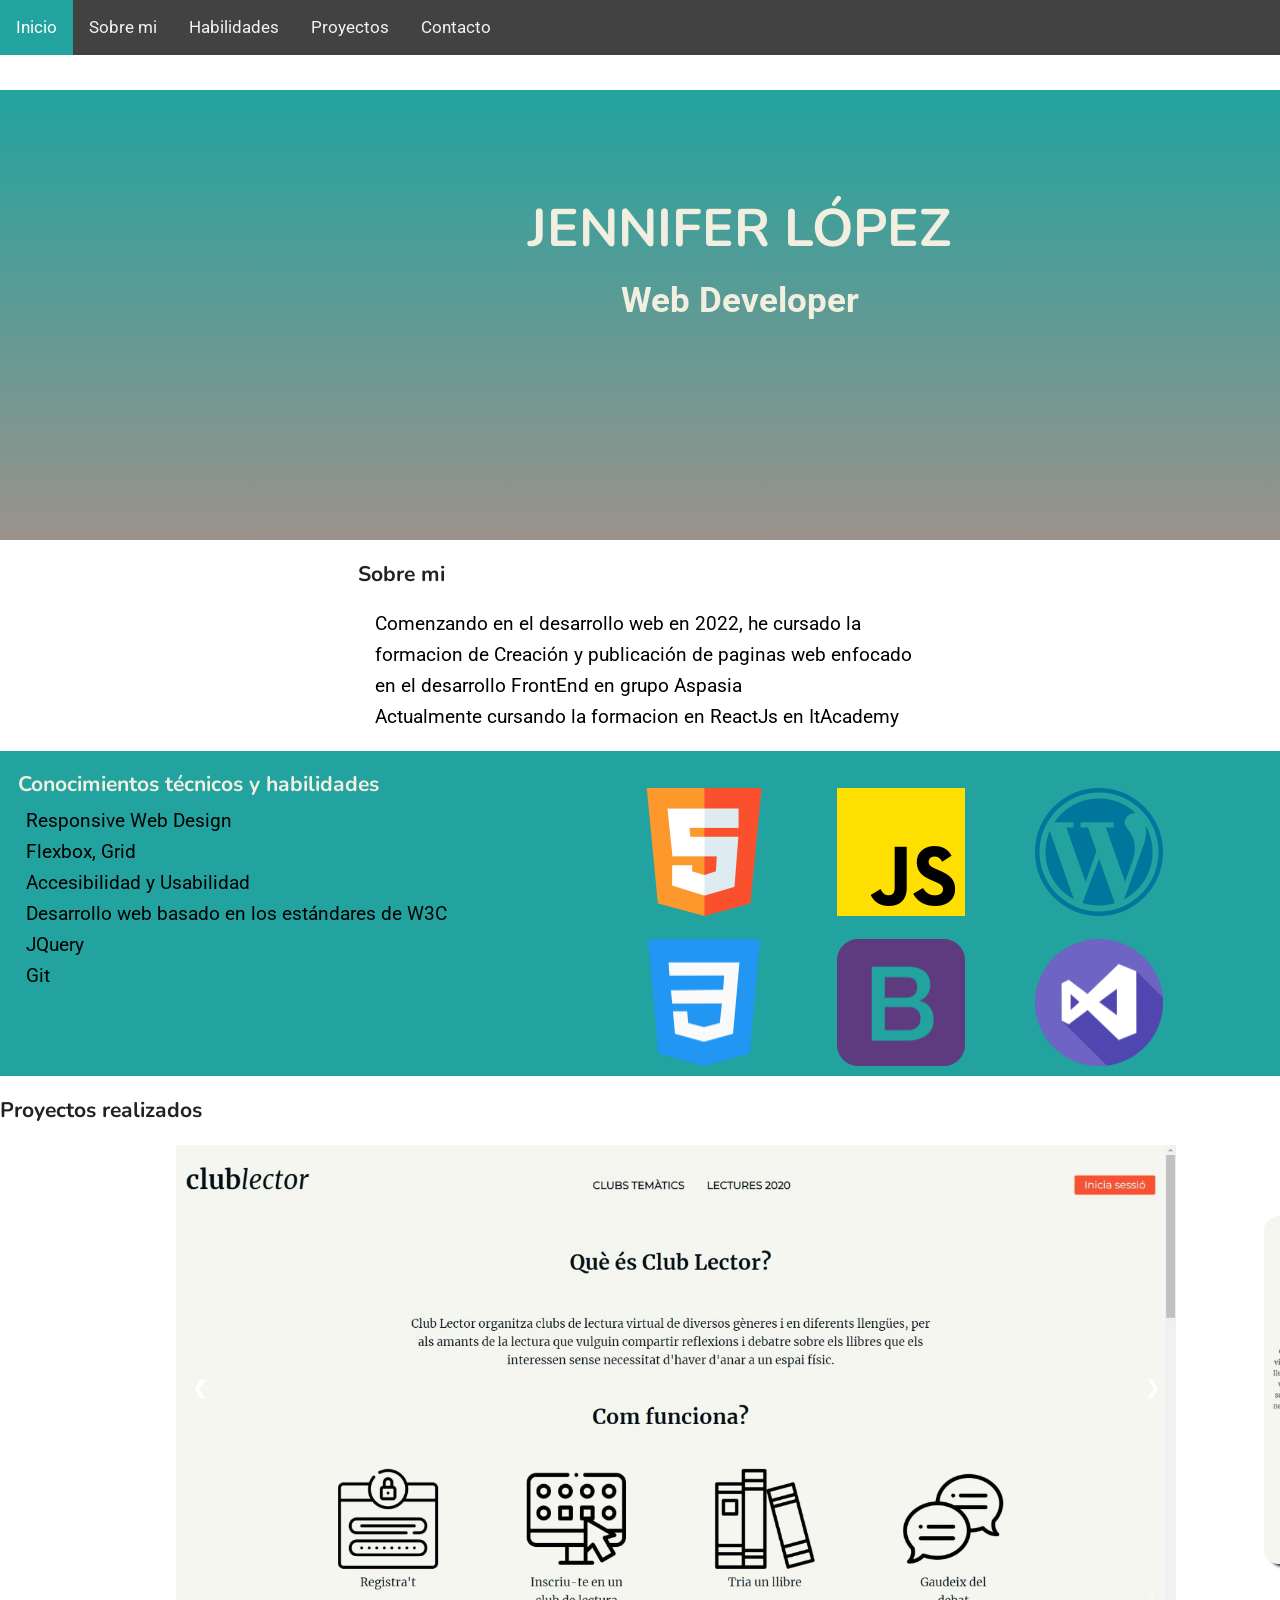
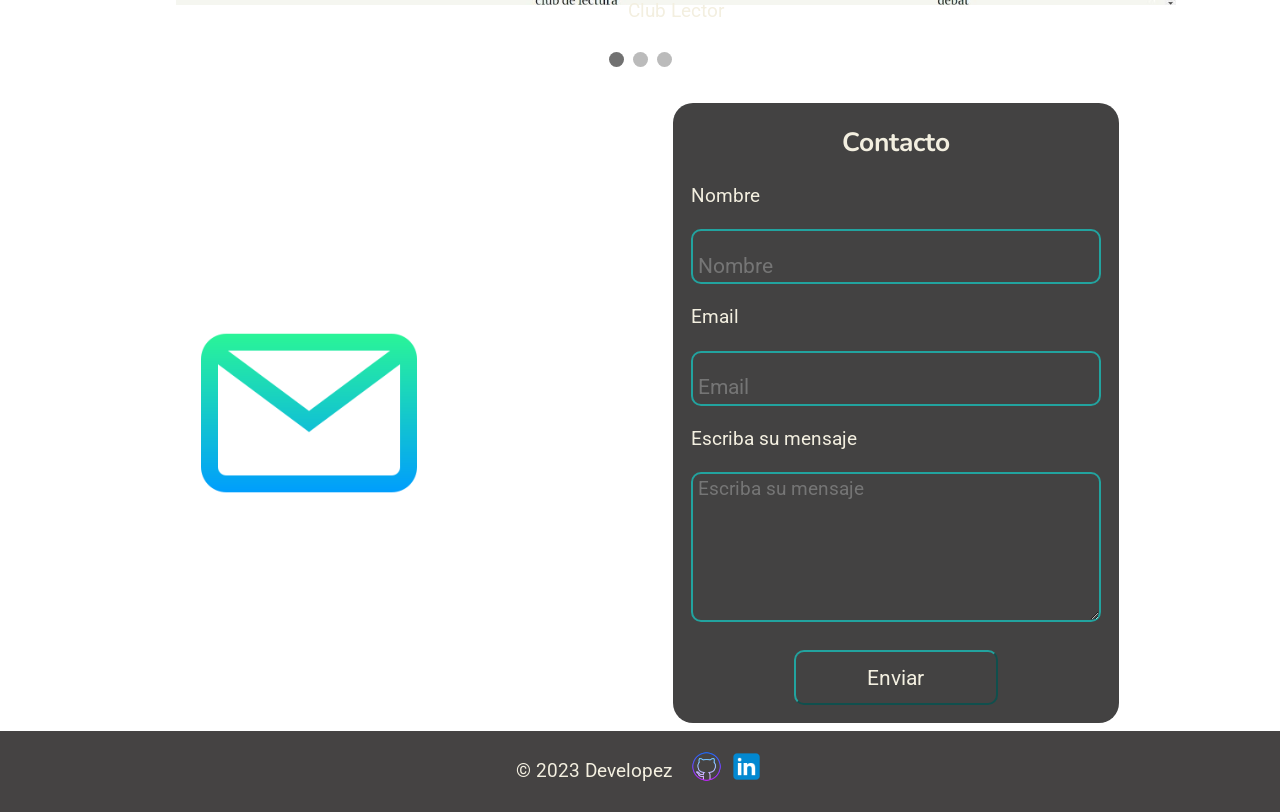
<file: index.html>
<!DOCTYPE html>
<html lang="es">
  <head>
    <meta charset="UTF-8" >
    <meta http-equiv="X-UA-Compatible" content="IE=edge" >
    <meta name="viewport" content="width=device-width, initial-scale=1.0" >
    <meta name="author" content="Jennifer López Montero">
    <meta name="description" content="Un poco sobre mi trayectoria profesional, habilidades y proyectos realizados">
    <link rel="stylesheet" href="assets/css/estilos.css" >
    <link rel="stylesheet" href="https://cdnjs.cloudflare.com/ajax/libs/font-awesome/4.7.0/css/font-awesome.min.css">
    <title>Jennifer López | Desarrolladora Web</title>
  </head>
<body>
  <header>
    <div class="topnav" id="myTopnav">
      <a href="#inicio" class="active">Inicio</a>
      <a href="#sobreMi">Sobre mi</a>
      <a href="#habilidades">Habilidades</a>
      <a href="#proyectos">Proyectos</a>
      <a href="#contacto">Contacto</a>
      <a href="javascript:void(0);" class="icon" onclick="myFunction()">
        <i class="fa fa-bars"></i>
      </a>
    </div>
  </header>
  <main>
    <div class="container">
      <h1>Jennifer López<span>Web Developer</span> </h1>
      <!-- Sección hero -->
      <section class="hero">
        <figure></figure>
      </section>
      <!-- Seccion sobre mi -->
      <section id="sobreMi">
        <h2>Sobre mi</h2>
        <article>
          <p>Comenzando en el desarrollo web en 2022, he cursado la formacion de Creación y publicación de paginas web enfocado en el desarrollo FrontEnd en grupo Aspasia</p>
          <p>Actualmente cursando la formacion en ReactJs en ItAcademy</p>
        </article>
      </section>
      <!-- Seccion de habilidades -->
      <section id="habilidades">
        <h2>Conocimientos técnicos y habilidades</h2>
        <div class="logos">
          <img class=" item item-1" src="assets/images/html5.png" alt="Logo de html5 que consta de un pentágono naranja con un número cinco de color blanco">
          <img class="item item-2" src="assets/images/css3.png" alt="Logo de css3 que consta de un pentágono celeste con un número tres de color blanco">
          <img class="item item-3" src="assets/images/js.png" alt="Logo de javascript que consta de un cuadrado amarillo con la letra j y la letra s en color negro">
          <img class="item item-4" src="assets/images/bootstrap.png" alt="Logo de bootstrap que consta de un cuadrado morado con los bordes redondeados con una letra b en">
          <img class="item item-5" src="assets/images/wordpress.png" alt="Logo de wordpress que consta de una 'w' mayúscula dentro de un circulo azul">
          <img class="item item-6" src="assets/images/visual-studio.png" alt="Logo de visual studio code que consta de un lazo azul tumbado horizontalmente con un fondo blanco">
        </div>
        <ul>
          <li>Responsive Web Design</li>
          <li>Flexbox, Grid</li>
          <li>Accesibilidad y Usabilidad</li>
          <li>Desarrollo web basado en los estándares de W3C</li>
          <li>JQuery</li>
          <li>Git</li>
        </ul>
      </section>
      <section id="proyectos">
        <h2>Proyectos realizados</h2>
        <div class="slideshow-container">
          
          <!-- Full-width images with number and caption text -->
          <div class="mySlides fade">
            <div class="numbertext"></div>
            <img class="img-carrusel" src="assets/images/screenshots/club-lector.jpg" style="width:100%">
            <img class="movil ntc-even" src="assets/images/screenshots/clublector-movil.jpg" alt="Captura de pantalla de la versión móvil de la pagina web">
            <div class="text"><a href="club lector/index.html">Club Lector</a></div>
          </div>
        
          <div class="mySlides fade">
            <div class="numbertext"></div>
            <img src="assets/images/screenshots/escoladefotografia.jpg" style="width:100%">
            <img class="movil" src="assets/images/screenshots/escoladefotografia-movil.jpg" alt="Captura de pantalla de la versión móvil de la pagina web">
            <div class="text"><a href="escola-de-fotografia/index.html">Escola de fotografia</a></div>
          </div>
        
          <div class="mySlides fade">
            <div class="numbertext"></div>
            <img src="assets/images/screenshots/anima-animalis.jpg" style="width:100%">
            <img class="movil ntc-even" src="assets/images/screenshots/animaanimalis-movil.jpg" alt="Captura de pantalla de la versión móvil de la pagina web">
            <div class="text"><a href="https://animaanimalis.es">Ànima animalis</a></div>
          </div>
        
          <!-- Next and previous buttons -->
          <a class="prev" onclick="plusSlides(-1)">&#10094;</a>
          <a class="next" onclick="plusSlides(1)">&#10095;</a>
        </div>
        <br>
        
        <!-- The dots/circles -->
        <div style="text-align:center">
          <span class="dot" onclick="currentSlide(1)"></span>
          <span class="dot" onclick="currentSlide(2)"></span>
          <span class="dot" onclick="currentSlide(3)"></span>
        </div>
        </div>
        
      </section>
      <section id="contacto">
        <figure><img src="assets/images/correo.png" alt="sobre de los bordes de color azul"></figure>
        <div>
      
          <form action="send.php" method="post" id="contact-form" autocomplete="off">
            <h2>Contacto</h2>
            <div>
              <label for="nombre">Nombre</label>
              <input type="text" id="nombre" name="nombre" placeholder="Nombre" autocapitalize="words" >
            </div>
            <div>
              <label for="email">Email</label>
              <input type="email" id="email" name="email" placeholder="Email" >
            </div>
            <div>
              <label for="mensaje">Escriba su mensaje</label>
              <textarea name="mensaje" id="mensaje" placeholder="Escriba su mensaje" autocapitalize="words"></textarea>
            </div>
            <div><button class="submit" type="submit">Enviar</button></div>
          </form>
        </div>
      </section>
        </main>
        <footer>
          
            <p>&copy 2023 Developez</p>
            <div >
              <a href="https://www.github.com/jenDevelopez"><img src="assets/images/hithub.png" alt="enlace a perfil de Github"></a>
              <a href="https://www.linkedin.com/in/jennifer-lopez-montero"><img src="assets/images/linkedin.png" alt="enlace a perfil de Linkedin"></a>
            </div>
        
        </footer>

    </div>
  <script src="assets/js/jquery-3.6.1.min.js"></script>
  <script src="assets/js/jquery.validate.min.js"></script>
  <script src="assets/js/additional-methods.js"></script>
  <script src="assets/js/messages_es.js"></script>
  <script src="assets/js/main.js"></script>
</body>
</html>
</file>
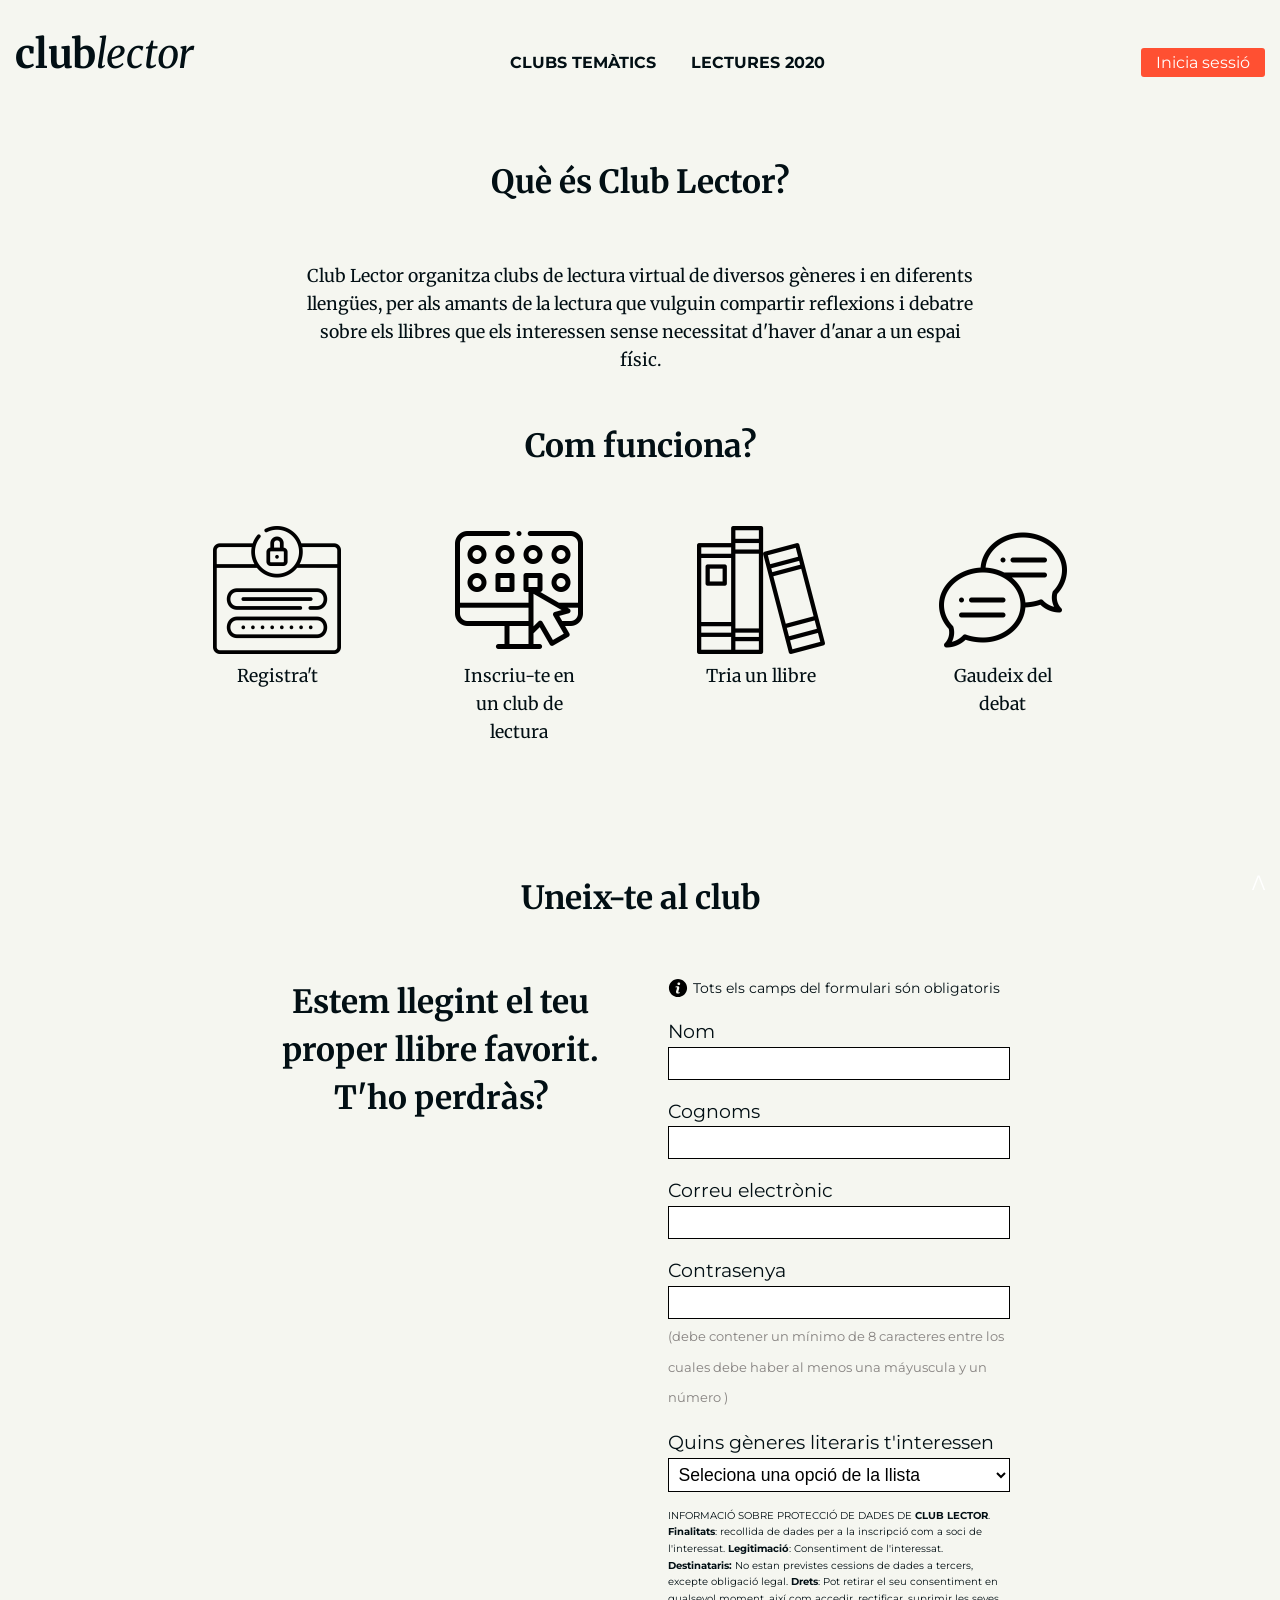
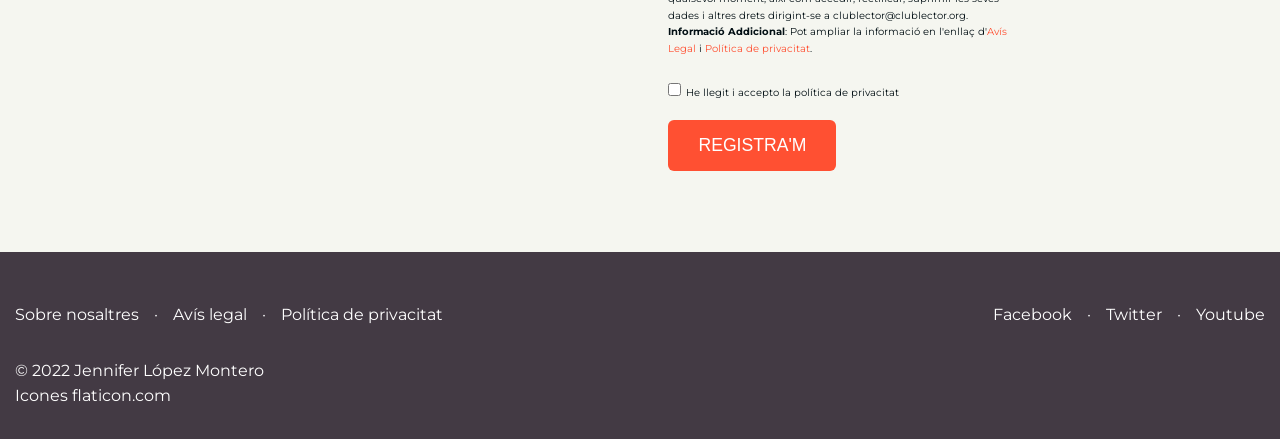
<file: club lector/index.html>
<!DOCTYPE html>
<html lang="ca">
<head>
    <meta charset="UTF-8">
    <meta name="viewport" content="width=device-width, initial-scale=1.0">
    <title>Club Lector | Lectura social en línia</title>
    <meta name="description" content="Clubs de lectura virtual de tots els gèneres per als amants de la lectura que vulguin debatre a distància sobre els llibres que els interessen.">
    <link rel="stylesheet" href="css/estils.css">
</head>
<body>
    <div class="content">
        <a href="#main" class="sr">Salta al contingut principal</a>
        <header>
            <div class="logo">
                <a href="index.html"><h1><span>club</span><span>lector</span></h1></a>
            </div>
            <nav>
                <ul>
                    <li><a href="">Clubs temàtics</a></li>
                    <li><a href="">Lectures 2020</a></li>
                </ul>
            </nav>
            <div class="login">
                <a href="">Inicia sessió</a>
            </div>
        </header>
        <main id="main">
            <div class="container">
                <section>
                    <h2>Què és Club Lector?</h2>
                    <p>Club Lector organitza clubs de lectura virtual de diversos gèneres i en diferents llengües, per als amants de la lectura que vulguin compartir reflexions i debatre sobre els llibres que els interessen sense necessitat d'haver d'anar a un espai físic.</p>
                </section>
                <section>
                    <h2>Com funciona?</h2>
                    <div class="flexContainer">
                        <div>
                            <img src="img/howto-register.png" alt="" width="512" height="512" class="imgFluid">
                            <p>Registra't</p>
                        </div>
                        <div>
                            <img src="img/howto-club.png" alt="" width="512" height="512" class="imgFluid">
                            <p>Inscriu-te en un club de lectura</p>
                        </div>
                        <div>
                            <img src="img/howto-book.png" alt="" width="512" height="512" class="imgFluid">
                            <p>Tria un llibre</p>
                        </div>
                        <div>
                            <img src="img/howto-speech.png" alt="" width="512" height="512" class="imgFluid">
                            <p>Gaudeix del debat</p>
                        </div>
                    </div>
                </section>

                <section>
                    <h2>Uneix-te al club</h2>
                    <div class="flexContainerForm">
                        <div class="lemaForm">
                            <p>Estem llegint el teu proper llibre favorit. T'ho perdràs?</p>
                        </div>
                        <div class="form">
                            <p class="required">Tots els camps del formulari són obligatoris</p>
                            <form action="#" method="POST" autocomplete="off" id="registro">
                                <div>
                                    <label for="nom">Nom</label>
                                    <input type="text" id="nom" name="nom" value=""  required>
                                </div>
                                <div>
                                    <label for="cognoms">Cognoms</label>
                                    <input type="text" id="cognoms" name="cognoms" value="" required>
                                </div>
                                <div>
                                    <label for="correu">Correu electrònic</label>
                                    <input type="email" id="correu" name="email" value="" required>
                                </div>
                                <div>
                                    <label for="contrasenya">Contrasenya </label>
                                    <input type="password" id="contrasenya" name="password" value="" required>
                                    <span class="indicacionesPassword">(debe contener un mínimo de 8 caracteres entre los cuales debe haber al menos una máyuscula y un número )</span>
                                </div>
                                <div>
                                    <label for="genere">Quins gèneres literaris t'interessen</label>
                                    <select name="genere" id="genere" required>
                                        <option value="">Seleciona una opció de la llista</option>
                                        <option value="Novel·la">Novel·la</option>
                                        <option value="Poesia">Poesia</option>
                                        <option value="Ciència ficció">Ciència ficció</option>
                                        <option value="Teatre">Teatre</option>
                                    </select>
                                </div>
    
                                <div class="outFieldset">
                                    <p class="infoLegal">INFORMACIÓ SOBRE PROTECCIÓ DE DADES DE <b>CLUB LECTOR</b>. <b>Finalitats</b>: recollida de dades per a la inscripció com a soci de l'interessat. <b>Legitimació</b>: Consentiment de l'interessat. <b>Destinataris:</b> No estan previstes cessions de dades a tercers, excepte obligació legal. <b>Drets</b>: Pot retirar el seu consentiment en qualsevol moment, així com accedir, rectificar, suprimir les seves dades i altres drets dirigint-se a clublector@clublector.org. <b>Informació Addicional</b>: Pot ampliar la informació en l'enllaç d'<a href="">Avís Legal</a> i <a href="">Política de privacitat</a>.</p>
                                    <div>
                                        <input type="checkbox" name="politica" id="politica" value="Acceptacio de política i avís" required >
                                        <label for="politica">He llegit i accepto la política de privacitat</label>
                                    </div>
                                    <input type="submit" value="Registra'm">
                                </div>
                            </form>
                        </div>
                    </div>
                </section>
                
            </div>
        </main>
    </div>
    <footer>
        <div class="footerFlex">
            <ul>
                <li><a href="">Sobre nosaltres</a></li>    
                <li><a href="">Avís legal</a></li>
                <li><a href="">Política de privacitat</a></li>
            </ul>
            <ul>
                <li><a href="">Facebook</a></li>
                <li><a href="">Twitter</a></li>
                <li><a href="">Youtube</a></li>
            </ul>
        </div>
        <p>&copy; 2022 Jennifer López Montero</p>
        <p>Icones <a href="https://www.flaticon.com/">flaticon.com</a></p>
        <div class="goTop">
            <a href="#main">&xwedge;</a>
        </div>       
    </footer>
    
    <script src="js/jquery-3.6.1.min.js"></script>
    <script src="js/jquery.validate.min.js"></script>
    <script src="js/messages_ca.min.js"></script>
    <script>
        jQuery.validator.addMethod("contrasenya",
        function(value, element){
            return /^(?=\w*\d)(?=\w*[A-Z])(?=\w*[a-z])\S{8,16}$/.test(value);
            }
        );
        $().ready(function() {
            $("#registro").validate({
                debug: true,
                rules: {
                    nom: "required",
                    cognoms: "required",
                    email: {
                        required: true,
                        email:true
                    },
                    password: {
                        required: true,
                        contrasenya: true
                    },
                    genere: "required",
                    politica: "required",
                },
                messages: {
                        password: "No és una contrasenya valida"
                    },
                errorPlacement: function(error, element){
                    if(element.is(":checkbox")){
                        error.appendTo(element.parent("div"));
                    }else{
                        error.insertAfter(element);
                    }
                }
            })
        })
    </script>
</body>
</html>
</file>
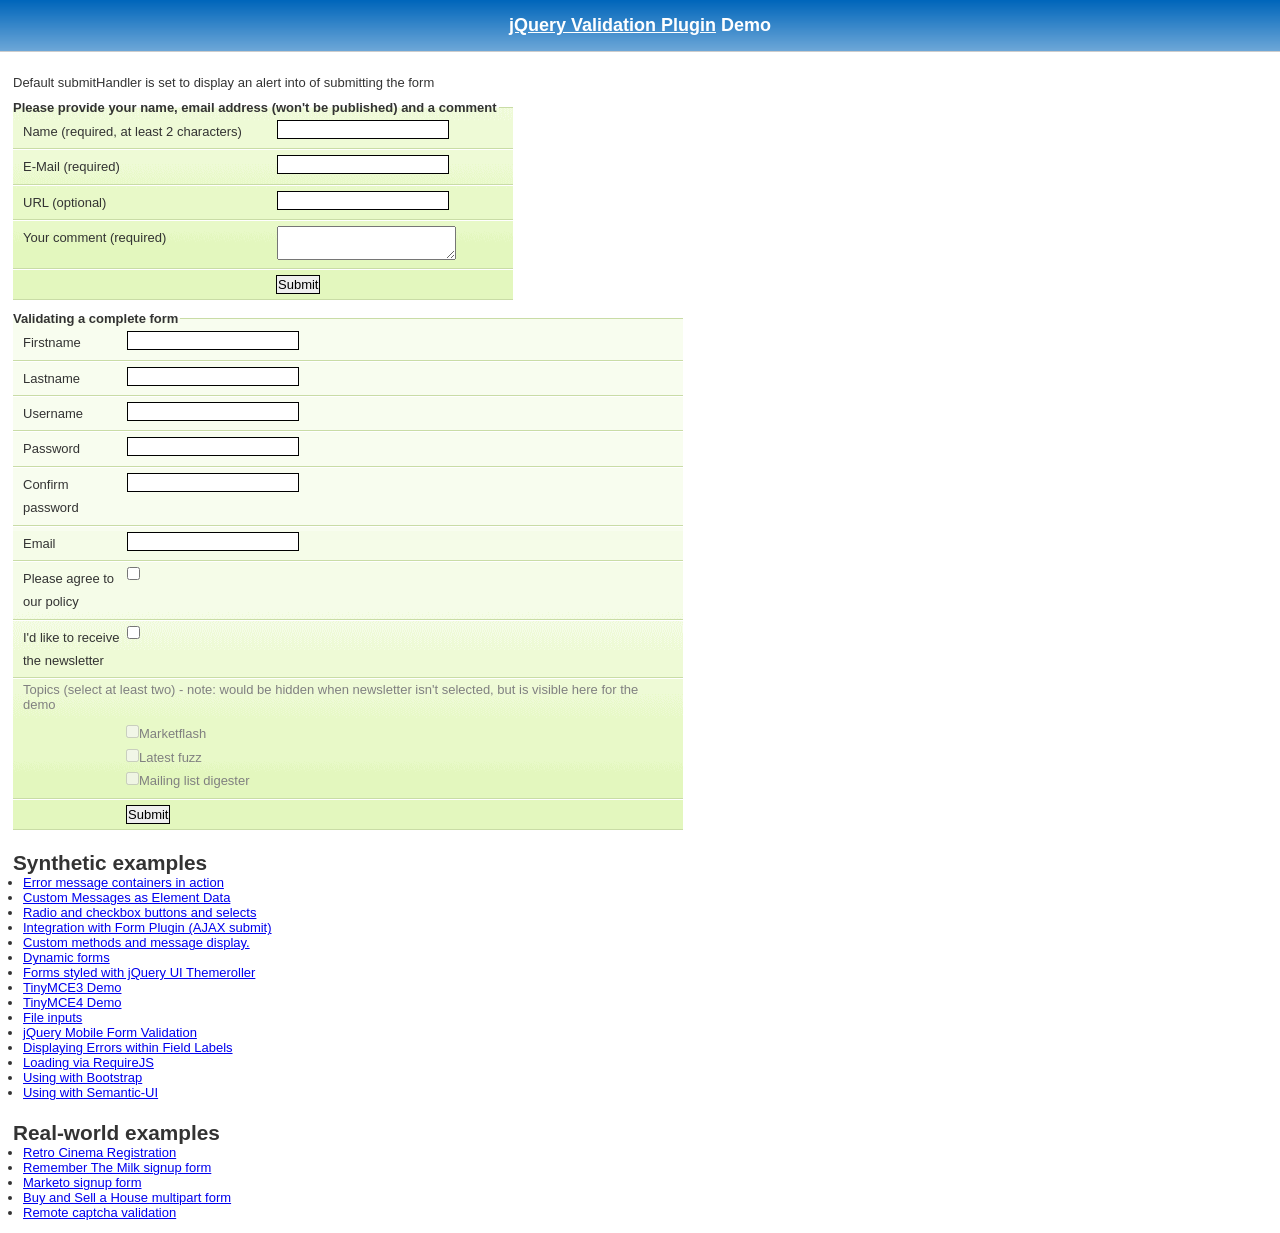
<file: club lector/pluginJqueryValidation/demo/index.html>
<!DOCTYPE html>
<html lang="en">
<head>
	<meta charset="utf-8">
	<title>jQuery validation plug-in - main demo</title>
	<link rel="stylesheet" href="css/screen.css">
	<script src="../lib/jquery.js"></script>
	<script src="../dist/jquery.validate.js"></script>
	<script>
	$.validator.setDefaults({
		submitHandler: function() {
			alert("submitted!");
		}
	});

	$().ready(function() {
		// validate the comment form when it is submitted
		$("#commentForm").validate();

		// validate signup form on keyup and submit
		$("#signupForm").validate({
			rules: {
				firstname: "required",
				lastname: "required",
				username: {
					required: true,
					minlength: 2
				},
				password: {
					required: true,
					minlength: 5
				},
				confirm_password: {
					required: true,
					minlength: 5,
					equalTo: "#password"
				},
				email: {
					required: true,
					email: true
				},
				topic: {
					required: "#newsletter:checked",
					minlength: 2
				},
				agree: "required"
			},
			messages: {
				firstname: "Please enter your firstname",
				lastname: "Please enter your lastname",
				username: {
					required: "Please enter a username",
					minlength: "Your username must consist of at least 2 characters"
				},
				password: {
					required: "Please provide a password",
					minlength: "Your password must be at least 5 characters long"
				},
				confirm_password: {
					required: "Please provide a password",
					minlength: "Your password must be at least 5 characters long",
					equalTo: "Please enter the same password as above"
				},
				email: "Please enter a valid email address",
				agree: "Please accept our policy",
				topic: "Please select at least 2 topics"
			}
		});

		// propose username by combining first- and lastname
		$("#username").focus(function() {
			var firstname = $("#firstname").val();
			var lastname = $("#lastname").val();
			if (firstname && lastname && !this.value) {
				this.value = firstname + "." + lastname;
			}
		});

		//code to hide topic selection, disable for demo
		var newsletter = $("#newsletter");
		// newsletter topics are optional, hide at first
		var inital = newsletter.is(":checked");
		var topics = $("#newsletter_topics")[inital ? "removeClass" : "addClass"]("gray");
		var topicInputs = topics.find("input").attr("disabled", !inital);
		// show when newsletter is checked
		newsletter.click(function() {
			topics[this.checked ? "removeClass" : "addClass"]("gray");
			topicInputs.attr("disabled", !this.checked);
		});
	});
	</script>
	<style>
	#commentForm {
		width: 500px;
	}
	#commentForm label {
		width: 250px;
	}
	#commentForm label.error, #commentForm input.submit {
		margin-left: 253px;
	}
	#signupForm {
		width: 670px;
	}
	#signupForm label.error {
		margin-left: 10px;
		width: auto;
		display: inline;
	}
	#newsletter_topics label.error {
		display: none;
		margin-left: 103px;
	}
	</style>
</head>
<body>
<h1 id="banner"><a href="https://jqueryvalidation.org/">jQuery Validation Plugin</a> Demo</h1>
<div id="main">
	<p>Default submitHandler is set to display an alert into of submitting the form</p>
	<form class="cmxform" id="commentForm" method="get" action="">
		<fieldset>
			<legend>Please provide your name, email address (won't be published) and a comment</legend>
			<p>
				<label for="cname">Name (required, at least 2 characters)</label>
				<input id="cname" name="name" minlength="2" type="text" required>
			</p>
			<p>
				<label for="cemail">E-Mail (required)</label>
				<input id="cemail" type="email" name="email" required>
			</p>
			<p>
				<label for="curl">URL (optional)</label>
				<input id="curl" type="url" name="url">
			</p>
			<p>
				<label for="ccomment">Your comment (required)</label>
				<textarea id="ccomment" name="comment" required></textarea>
			</p>
			<p>
				<input class="submit" type="submit" value="Submit">
			</p>
		</fieldset>
	</form>
	<form class="cmxform" id="signupForm" method="get" action="">
		<fieldset>
			<legend>Validating a complete form</legend>
			<p>
				<label for="firstname">Firstname</label>
				<input id="firstname" name="firstname" type="text">
			</p>
			<p>
				<label for="lastname">Lastname</label>
				<input id="lastname" name="lastname" type="text">
			</p>
			<p>
				<label for="username">Username</label>
				<input id="username" name="username" type="text">
			</p>
			<p>
				<label for="password">Password</label>
				<input id="password" name="password" type="password">
			</p>
			<p>
				<label for="confirm_password">Confirm password</label>
				<input id="confirm_password" name="confirm_password" type="password">
			</p>
			<p>
				<label for="email">Email</label>
				<input id="email" name="email" type="email">
			</p>
			<p>
				<label for="agree">Please agree to our policy</label>
				<input type="checkbox" class="checkbox" id="agree" name="agree">
			</p>
			<p>
				<label for="newsletter">I'd like to receive the newsletter</label>
				<input type="checkbox" class="checkbox" id="newsletter" name="newsletter">
			</p>
			<fieldset id="newsletter_topics">
				<legend>Topics (select at least two) - note: would be hidden when newsletter isn't selected, but is visible here for the demo</legend>
				<label for="topic_marketflash">
					<input type="checkbox" id="topic_marketflash" value="marketflash" name="topic">Marketflash
				</label>
				<label for="topic_fuzz">
					<input type="checkbox" id="topic_fuzz" value="fuzz" name="topic">Latest fuzz
				</label>
				<label for="topic_digester">
					<input type="checkbox" id="topic_digester" value="digester" name="topic">Mailing list digester
				</label>
				<label for="topic" class="error">Please select at least two topics you'd like to receive.</label>
			</fieldset>
			<p>
				<input class="submit" type="submit" value="Submit">
			</p>
		</fieldset>
	</form>
	<h3>Synthetic examples</h3>
	<ul>
		<li><a href="errorcontainer-demo.html">Error message containers in action</a>
		</li>
		<li><a href="custom-messages-data-demo.html">Custom Messages as Element Data</a>
		</li>
		<li><a href="radio-checkbox-select-demo.html">Radio and checkbox buttons and selects</a>
		</li>
		<li><a href="ajaxSubmit-integration-demo.html">Integration with Form Plugin (AJAX submit)</a>
		</li>
		<li><a href="custom-methods-demo.html">Custom methods and message display.</a>
		</li>
		<li><a href="dynamic-totals.html">Dynamic forms</a>
		</li>
		<li><a href="themerollered.html">Forms styled with jQuery UI Themeroller</a>
		</li>
		<li><a href="tinymce/">TinyMCE3 Demo</a>
		</li>
		<li><a href="tinymce4/">TinyMCE4 Demo</a>
		</li>
		<li><a href="file_input.html">File inputs</a>
		</li>
		<li><a href="jquerymobile.html">jQuery Mobile Form Validation</a>
		</li>
		<li><a href="errors-within-labels.html">Displaying Errors within Field Labels</a>
		</li>
		<li><a href="requirejs/index.html">Loading via RequireJS</a>
		</li>
		<li><a href="bootstrap/index.html">Using with Bootstrap</a>
		</li>
		<li><a href="semantic-ui/index.html">Using with Semantic-UI</a>
		</li>
	</ul>
	<h3>Real-world examples</h3>
	<ul>
		<li><a href="cinema/">Retro Cinema Registration</a></li>
		<li><a href="milk/">Remember The Milk signup form</a></li>
		<li><a href="marketo/">Marketo signup form</a></li>
		<li><a href="multipart/">Buy and Sell a House multipart form</a></li>
		<li><a href="captcha/">Remote captcha validation</a></li>
	</ul>
</div>
</body>
</html>
</file>
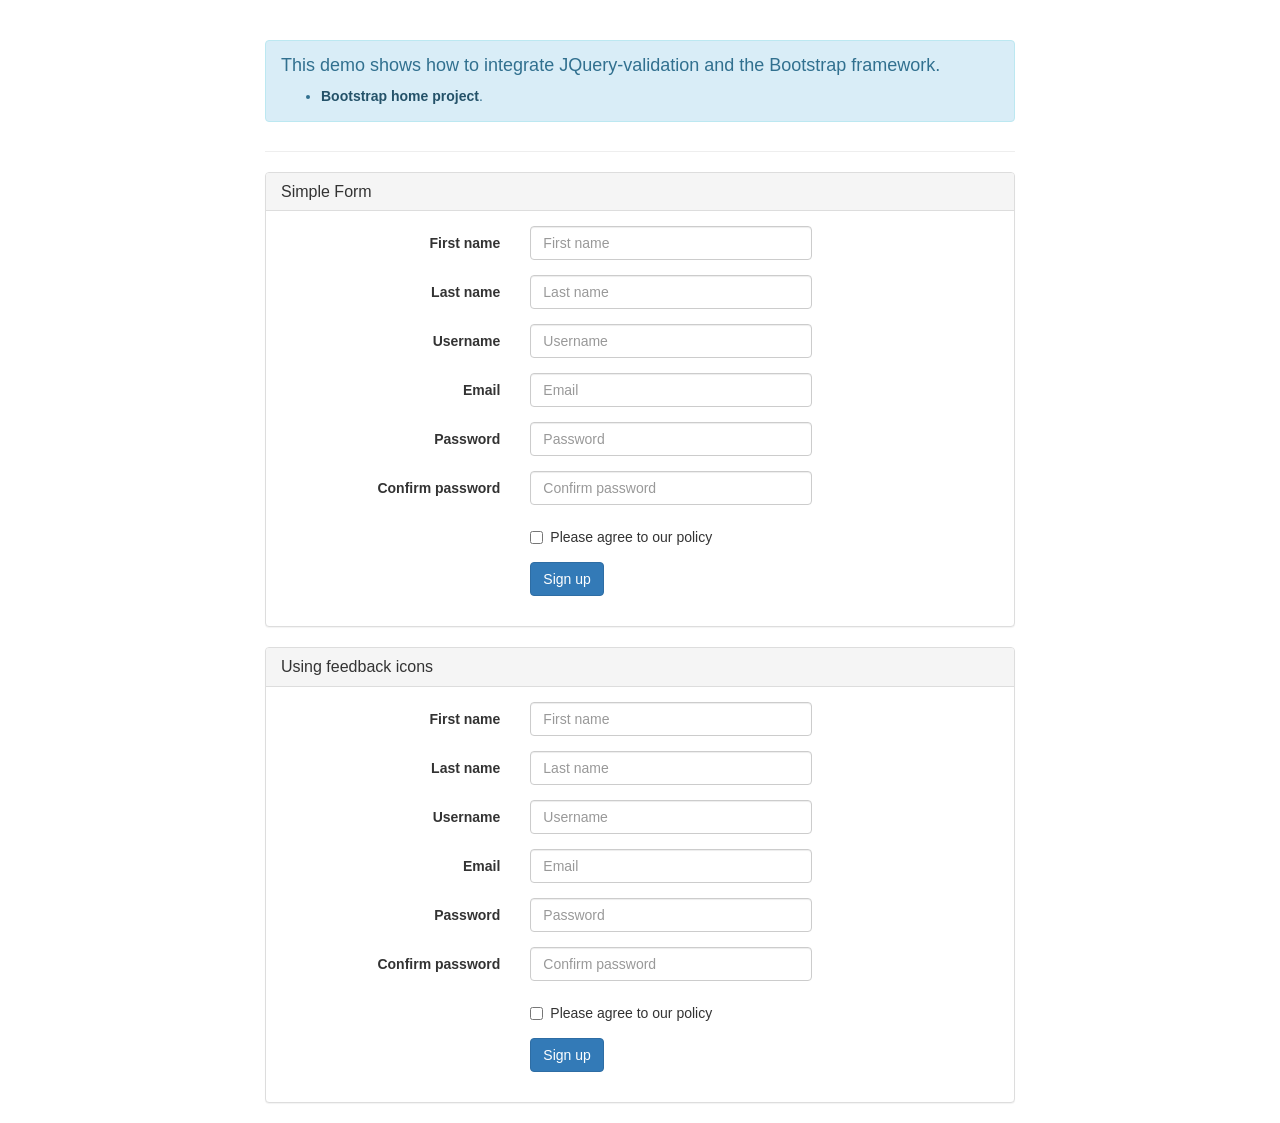
<file: club lector/pluginJqueryValidation/demo/bootstrap/index.html>
<!DOCTYPE html>
<html>
<head>
	<title>JQuery-validation demo | Bootstrap</title>

	<link rel="stylesheet" href="https://maxcdn.bootstrapcdn.com/bootstrap/3.3.5/css/bootstrap.min.css" />

	<script type="text/javascript" src="../../lib/jquery-1.11.1.js"></script>
	<script type="text/javascript" src="../../dist/jquery.validate.js"></script>
</head>
<body>
	<div class="container">
		<div class="row">
			<div class="col-sm-8 col-sm-offset-2">
				<div class="page-header">
					<div class="alert alert-info" role="alert">
						<h4>This demo shows how to integrate JQuery-validation and the Bootstrap framework.</h4>
						<ul>
							<li><a href="https://getbootstrap.com/" class="alert-link">Bootstrap home project</a>.</li>
						</ul>
					</div>
				</div>

				<div class="panel panel-default">
					<div class="panel-heading">
						<h3 class="panel-title">Simple Form</h3>
					</div>
					<div class="panel-body">
						<form id="signupForm" method="post" class="form-horizontal" action="">
							<div class="form-group">
								<label class="col-sm-4 control-label" for="firstname">First name</label>
								<div class="col-sm-5">
									<input type="text" class="form-control" id="firstname" name="firstname" placeholder="First name" />
								</div>
							</div>

							<div class="form-group">
								<label class="col-sm-4 control-label" for="lastname">Last name</label>
								<div class="col-sm-5">
									<input type="text" class="form-control" id="lastname" name="lastname" placeholder="Last name" />
								</div>
							</div>

							<div class="form-group">
								<label class="col-sm-4 control-label" for="username">Username</label>
								<div class="col-sm-5">
									<input type="text" class="form-control" id="username" name="username" placeholder="Username" />
								</div>
							</div>

							<div class="form-group">
								<label class="col-sm-4 control-label" for="email">Email</label>
								<div class="col-sm-5">
									<input type="text" class="form-control" id="email" name="email" placeholder="Email" />
								</div>
							</div>

							<div class="form-group">
								<label class="col-sm-4 control-label" for="password">Password</label>
								<div class="col-sm-5">
									<input type="password" class="form-control" id="password" name="password" placeholder="Password" />
								</div>
							</div>

							<div class="form-group">
								<label class="col-sm-4 control-label" for="confirm_password">Confirm password</label>
								<div class="col-sm-5">
									<input type="password" class="form-control" id="confirm_password" name="confirm_password" placeholder="Confirm password" />
								</div>
							</div>

							<div class="form-group">
								<div class="col-sm-5 col-sm-offset-4">
									<div class="checkbox">
										<label>
											<input type="checkbox" id="agree" name="agree" value="agree" />Please agree to our policy
										</label>
									</div>
								</div>
							</div>

							<div class="form-group">
								<div class="col-sm-9 col-sm-offset-4">
									<button type="submit" class="btn btn-primary" name="signup" value="Sign up">Sign up</button>
								</div>
							</div>
						</form>
					</div>
				</div>

				<div class="panel panel-default">
					<div class="panel-heading">
						<h3 class="panel-title">Using feedback icons</h3>
					</div>
					<div class="panel-body">
						<form id="signupForm1" method="post" class="form-horizontal" action="">
							<div class="form-group">
								<label class="col-sm-4 control-label" for="firstname1">First name</label>
								<div class="col-sm-5">
									<input type="text" class="form-control" id="firstname1" name="firstname1" placeholder="First name" />
								</div>
							</div>

							<div class="form-group">
								<label class="col-sm-4 control-label" for="lastname1">Last name</label>
								<div class="col-sm-5">
									<input type="text" class="form-control" id="lastname1" name="lastname1" placeholder="Last name" />
								</div>
							</div>

							<div class="form-group">
								<label class="col-sm-4 control-label" for="username1">Username</label>
								<div class="col-sm-5">
									<input type="text" class="form-control" id="username1" name="username1" placeholder="Username" />
								</div>
							</div>

							<div class="form-group">
								<label class="col-sm-4 control-label" for="email1">Email</label>
								<div class="col-sm-5">
									<input type="text" class="form-control" id="email1" name="email1" placeholder="Email" />
								</div>
							</div>

							<div class="form-group">
								<label class="col-sm-4 control-label" for="password1">Password</label>
								<div class="col-sm-5">
									<input type="password" class="form-control" id="password1" name="password1" placeholder="Password" />
								</div>
							</div>

							<div class="form-group">
								<label class="col-sm-4 control-label" for="confirm_password1">Confirm password</label>
								<div class="col-sm-5">
									<input type="password" class="form-control" id="confirm_password1" name="confirm_password1" placeholder="Confirm password" />
								</div>
							</div>

							<div class="form-group">
								<div class="col-sm-5 col-sm-offset-4">
									<div class="checkbox">
										<label>
											<input type="checkbox" id="agree1" name="agree1" value="agree" />Please agree to our policy
										</label>
									</div>
								</div>
							</div>

							<div class="form-group">
								<div class="col-sm-9 col-sm-offset-4">
									<button type="submit" class="btn btn-primary" name="signup1" value="Sign up">Sign up</button>
								</div>
							</div>
						</form>
					</div>
				</div>
			</div>
		</div>
	</div>
	<script type="text/javascript">
		$.validator.setDefaults( {
			submitHandler: function () {
				alert( "submitted!" );
			}
		} );

		$( document ).ready( function () {
			$( "#signupForm" ).validate( {
				rules: {
					firstname: "required",
					lastname: "required",
					username: {
						required: true,
						minlength: 2
					},
					password: {
						required: true,
						minlength: 5
					},
					confirm_password: {
						required: true,
						minlength: 5,
						equalTo: "#password"
					},
					email: {
						required: true,
						email: true
					},
					agree: "required"
				},
				messages: {
					firstname: "Please enter your firstname",
					lastname: "Please enter your lastname",
					username: {
						required: "Please enter a username",
						minlength: "Your username must consist of at least 2 characters"
					},
					password: {
						required: "Please provide a password",
						minlength: "Your password must be at least 5 characters long"
					},
					confirm_password: {
						required: "Please provide a password",
						minlength: "Your password must be at least 5 characters long",
						equalTo: "Please enter the same password as above"
					},
					email: "Please enter a valid email address",
					agree: "Please accept our policy"
				},
				errorElement: "em",
				errorPlacement: function ( error, element ) {
					// Add the `help-block` class to the error element
					error.addClass( "help-block" );

					if ( element.prop( "type" ) === "checkbox" ) {
						error.insertAfter( element.parent( "label" ) );
					} else {
						error.insertAfter( element );
					}
				},
				highlight: function ( element, errorClass, validClass ) {
					$( element ).parents( ".col-sm-5" ).addClass( "has-error" ).removeClass( "has-success" );
				},
				unhighlight: function (element, errorClass, validClass) {
					$( element ).parents( ".col-sm-5" ).addClass( "has-success" ).removeClass( "has-error" );
				}
			} );

			$( "#signupForm1" ).validate( {
				rules: {
					firstname1: "required",
					lastname1: "required",
					username1: {
						required: true,
						minlength: 2
					},
					password1: {
						required: true,
						minlength: 5
					},
					confirm_password1: {
						required: true,
						minlength: 5,
						equalTo: "#password1"
					},
					email1: {
						required: true,
						email: true
					},
					agree1: "required"
				},
				messages: {
					firstname1: "Please enter your firstname",
					lastname1: "Please enter your lastname",
					username1: {
						required: "Please enter a username",
						minlength: "Your username must consist of at least 2 characters"
					},
					password1: {
						required: "Please provide a password",
						minlength: "Your password must be at least 5 characters long"
					},
					confirm_password1: {
						required: "Please provide a password",
						minlength: "Your password must be at least 5 characters long",
						equalTo: "Please enter the same password as above"
					},
					email1: "Please enter a valid email address",
					agree1: "Please accept our policy"
				},
				errorElement: "em",
				errorPlacement: function ( error, element ) {
					// Add the `help-block` class to the error element
					error.addClass( "help-block" );

					// Add `has-feedback` class to the parent div.form-group
					// in order to add icons to inputs
					element.parents( ".col-sm-5" ).addClass( "has-feedback" );

					if ( element.prop( "type" ) === "checkbox" ) {
						error.insertAfter( element.parent( "label" ) );
					} else {
						error.insertAfter( element );
					}

					// Add the span element, if doesn't exists, and apply the icon classes to it.
					if ( !element.next( "span" )[ 0 ] ) {
						$( "<span class='glyphicon glyphicon-remove form-control-feedback'></span>" ).insertAfter( element );
					}
				},
				success: function ( label, element ) {
					// Add the span element, if doesn't exists, and apply the icon classes to it.
					if ( !$( element ).next( "span" )[ 0 ] ) {
						$( "<span class='glyphicon glyphicon-ok form-control-feedback'></span>" ).insertAfter( $( element ) );
					}
				},
				highlight: function ( element, errorClass, validClass ) {
					$( element ).parents( ".col-sm-5" ).addClass( "has-error" ).removeClass( "has-success" );
					$( element ).next( "span" ).addClass( "glyphicon-remove" ).removeClass( "glyphicon-ok" );
				},
				unhighlight: function ( element, errorClass, validClass ) {
					$( element ).parents( ".col-sm-5" ).addClass( "has-success" ).removeClass( "has-error" );
					$( element ).next( "span" ).addClass( "glyphicon-ok" ).removeClass( "glyphicon-remove" );
				}
			} );
		} );
	</script>
</body>
</html>
</file>
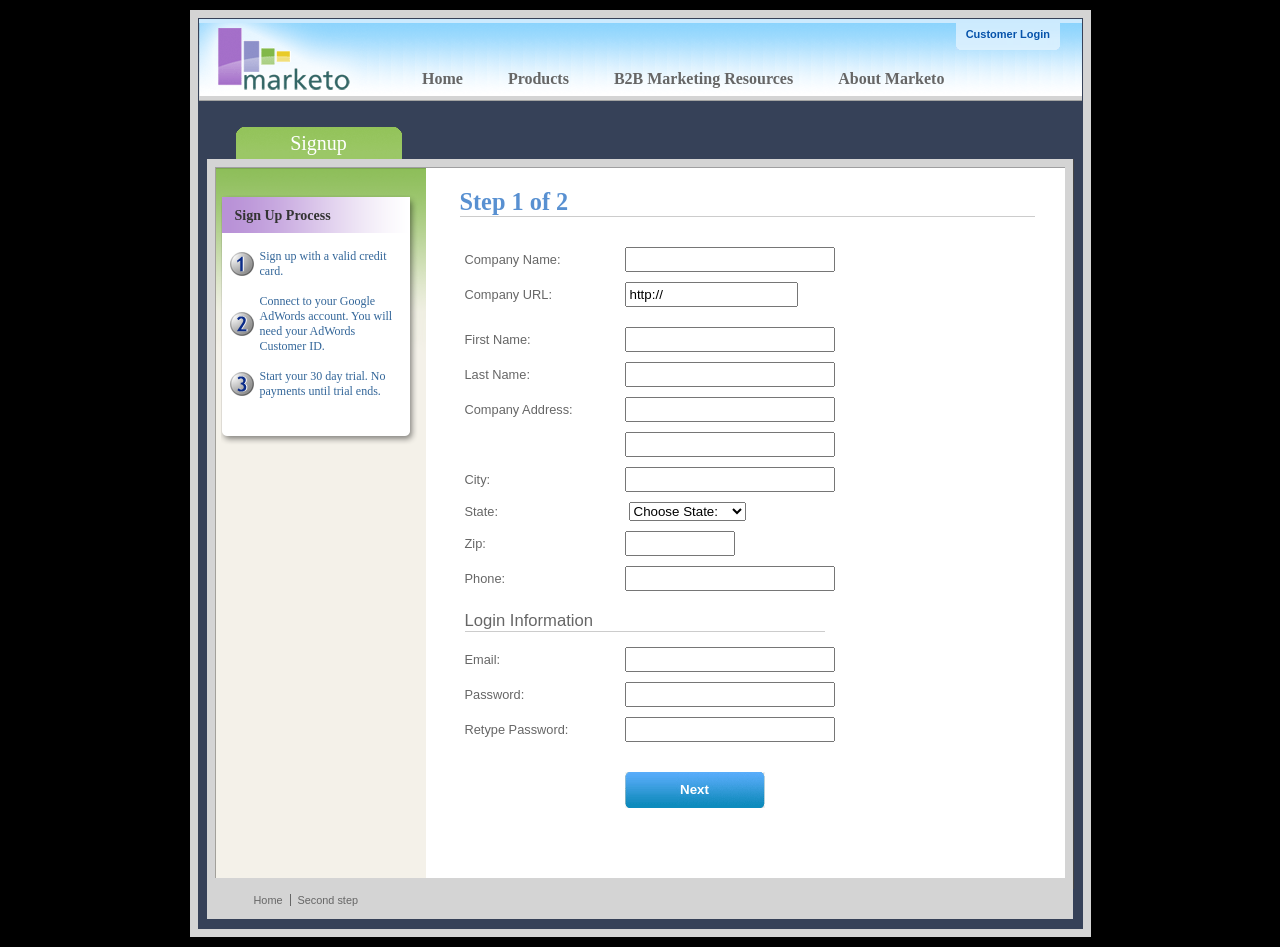
<file: club lector/pluginJqueryValidation/demo/marketo/index.html>
<!DOCTYPE html>
<html lang="en">
<head>
	<meta charset="utf-8">
	<title>Subscription Signup | Marketo</title>
	<script src="../../lib/jquery.js"></script>
	<script src="../../lib/jquery.mockjax.js"></script>
	<script src="../../dist/jquery.validate.js"></script>
	<script src="jquery.maskedinput.js"></script>
	<script src="mktSignup.js"></script>
	<link rel="stylesheet" href="stylesheet.css">
</head>
<body>
<!-- start page wrapper -->
<div id="letterbox">
	<!-- start header container -->
	<div id="header-background">
		<div class="nav-global-container">
			<div class="login">
				<a href="#">
					<span></span>Customer Login</a>
			</div>
			<div class="logo">
				<a href="#">
					<img src="images/logo_marketo.gif" width="168" height="73" alt="Marketo">
				</a>
			</div>
			<div class="nav-global">
				<ul>
					<li>
						<a href="#" class="nav-g01">
							<span></span>Home</a>
					</li>
					<li>
						<a href="#" class="nav-g02">
							<span></span>Products</a>
					</li>
					<li>
						<a href="#" class="nav-g04">
							<span></span>B2B Marketing Resources</a>
					</li>
					<li>
						<a href="#" class="nav-g05">
							<span></span>About Marketo</a>
					</li>
				</ul>
			</div>
		</div>
	</div>
	<!-- end header container -->
	<div class="line-grey-tier"></div>
	<!-- start page container 2 div-->
	<div id="page-container" class="resize">
		<div id="page-content-inner" class="resize">
			<!-- start col-main -->
			<div id="col-main" class="resize" style="">
				<!-- start main content -->
				<div class="main-content resize">
					<div class="action-container" style="display:none;"></div>
					<h1>Step 1 of 2</h1>
					<p>
					</p>
					<br clear="all">
					<div>
						<form id="profileForm" type="actionForm" action="step2.htm" method="get">
							<div class="error" style="display:none;">
								<img src="images/warning.gif" alt="Warning!" width="24" height="24" style="float:left; margin: -5px 10px 0px 0px;">
								<span></span>.
								<br clear="all">
							</div>
							<table cellpadding="0" cellspacing="0" border="0">
								<tr>
									<td class="label">
										<label for="co_name">Company Name:</label>
									</td>
									<td class="field">
										<input id="co_name" class="required" maxlength="40" name="co_name" size="20" type="text" tabindex="1" value="">
									</td>
								</tr>
								<tr>
									<td class="label">
										<label for="co_url">Company URL:</label>
									</td>
									<td class="field">
										<input id="co_url" class="required defaultInvalid url" maxlength="40" name="co_url" style="width:163px" type="text" tabindex="2" value="http://">
									</td>
								</tr>
								<tr>
									<td>
									<td>
								</tr>
								<tr>
									<td class="label">
										<label for="first_name">First Name:</label>
									</td>
									<td class="field">
										<input id="first_name" class="required" maxlength="40" name="first_name" size="20" type="text" tabindex="3" value="">
									</td>
								</tr>
								<tr>
									<td class="label">
										<label for="last_name">Last Name:</label>
									</td>
									<td class="field">
										<input id="last_name" class="required" maxlength="40" name="last_name" size="20" type="text" tabindex="4" value="">
									</td>
								</tr>
								<tr>
									<td class="label">
										<label for="address1">Company Address:</label>
									</td>
									<td class="field">
										<input maxlength="40" class="required" name="address1" size="20" type="text" tabindex="5" value="">
									</td>
								</tr>
								<tr>
									<td class="label"></td>
									<td class="field">
										<input maxlength="40" name="address2" size="20" type="text" tabindex="6" value="">
									</td>
								</tr>
								<tr>
									<td class="label">
										<label for="city">City:</label>
									</td>
									<td class="field">
										<input maxlength="40" class="required" name="city" size="20" type="text" tabindex="7" value="">
									</td>
								</tr>
								<tr>
									<td class="label">
										<label for="state">State:</label>
									</td>
									<td class="field">
										<select id="state" class="required" name="state" style="margin-left: 4px;" tabindex="8">
											<option value="">Choose State:</option>
											<option value="AL">Alabama</option>
											<option value="AK">Alaska</option>
											<option value="AZ">Arizona</option>
											<option value="AR">Arkansas</option>
											<option value="CA">California</option>
											<option value="CO">Colorado</option>
											<option value="CT">Connecticut</option>
											<option value="DE">Delaware</option>
											<option value="FL">Florida</option>
											<option value="GA">Georgia</option>
											<option value="HI">Hawaii</option>
											<option value="ID">Idaho</option>
											<option value="IL">Illinois</option>
											<option value="IN">Indiana</option>
											<option value="IA">Iowa</option>
											<option value="KS">Kansas</option>
											<option value="KY">Kentucky</option>
											<option value="LA">Louisiana</option>
											<option value="ME">Maine</option>
											<option value="MD">Maryland</option>
											<option value="MA">Massachusetts</option>
											<option value="MI">Michigan</option>
											<option value="MN">Minnesota</option>
											<option value="MS">Mississippi</option>
											<option value="MO">Missouri</option>
											<option value="MT">Montana</option>
											<option value="NE">Nebraska</option>
											<option value="NV">Nevada</option>
											<option value="NH">New Hampshire</option>
											<option value="NJ">New Jersey</option>
											<option value="NM">New Mexico</option>
											<option value="NY">New York</option>
											<option value="NC">North Carolina</option>
											<option value="ND">North Dakota</option>
											<option value="OH">Ohio</option>
											<option value="OK">Oklahoma</option>
											<option value="OR">Oregon</option>
											<option value="PA">Pennsylvania</option>
											<option value="RI">Rhode Island</option>
											<option value="SC">South Carolina</option>
											<option value="SD">South Dakota</option>
											<option value="TN">Tennessee</option>
											<option value="TX">Texas</option>
											<option value="UT">Utah</option>
											<option value="VT">Vermont</option>
											<option value="VA">Virginia</option>
											<option value="WA">Washington</option>
											<option value="WV">West Virginia</option>
											<option value="WI">Wisconsin</option>
											<option value="WY">Wyoming</option>
										</select>
									</td>
								</tr>
								<tr>
									<td class="label">
										<label for="zip">Zip:</label>
									</td>
									<td class="field">
										<input maxlength="10" name="zip" style="width: 100px" type="text" class="required zipcode" tabindex="9" value="">
									</td>
								</tr>
								<tr>
									<td class="label">
										<label for="phone">Phone:</label>
									</td>
									<td class="field">
										<input id="phone" maxlength="14" name="phone" type="text" class="required phone" tabindex="10" value="">
									</td>
								</tr>
								<tr>
									<td colspan="2">
										<h2 style="border-bottom: 1px solid #CCCCCC;">Login Information</h2>
									</td>
								</tr>
								<tr>
									<td class="label">
										<label for="email">Email:</label>
									</td>
									<td class="field">
										<input id="email" class="required email" remote="emails.action" maxlength="40" name="email" size="20" type="text" tabindex="11" value="">
									</td>
								</tr>
								<tr>
									<td class="label">
										<label for="password1">Password:</label>
									</td>
									<td class="field">
										<input id="password1" class="required password" maxlength="40" name="password1" size="20" type="password" tabindex="12" value="">
									</td>
								</tr>
								<tr>
									<td class="label">
										<label for="password2">Retype Password:</label>
									</td>
									<td class="field">
										<input id="password2" class="required" equalTo="#password1" maxlength="40" name="password2" size="20" type="password" tabindex="13" value="">
										<div class="formError"></div>
									</td>
								</tr>
								<tr>
									<td></td>
									<td>
										<div class="buttonSubmit">
											<span></span>
											<input class="formButton" type="submit" value="Next" style="width: 140px" tabindex="14">
										</div>
									</td>
								</tr>
							</table>
							<br>
							<br>
						</form>
						<br clear="all">
					</div>
				</div>
				<!-- end main content -->
				<br>
			</div>
			<!-- end col-main -->
			<!-- start left col -->
			<div id="col-left" class="nav-left-back empty resize" style="position: absolute; min-height: 450px;">
				<div class="col-left-header-tab" style="position: absolute;">Signup</div>
				<div class="nav-left"></div>
				<div class="left-nav-callout png" style="top: 15px; margin-bottom: 100px;">
					<img src="images/left-nav-callout-long.png" class="png" alt="">
					<h6>Sign Up Process</h6>
					<a style="background-image: url(images/step1-24.gif); font-weight: normal; text-decoration: none; cursor: default;">Sign up with a valid credit card.</a>
					<a style="background-image: url(images/step2-24.gif); font-weight: normal; text-decoration: none; cursor: default;">Connect to your Google AdWords account.  You will need your AdWords Customer ID.</a>
					<a style="background-image: url(images/step3-24.gif); font-weight: normal; text-decoration: none; cursor: default;">Start your 30 day trial.  No payments until trial ends.</a>
				</div>
				<div class="footerAddress">
					<b>Marketo Inc.</b>
					<br>1710 S. Amphlett Blvd.
					<br>San Mateo, CA 94402 USA
					<br>
				</div>
				<br clear="all">
			</div>
			<!-- end left col -->
		</div>
	</div>
	<!-- end page container 2 divs-->
	<div id="footer-container" align="center">
		<div class="footer">
			<ul>
				<li><a href="..">Home</a>
				</li>
				<li class="line-off"><a href="step2.htm">Second step</a>
				</li>
			</ul>
		</div>
	</div>
	<!-- end page wrapper -->
</div>
</body>
</html>
</file>
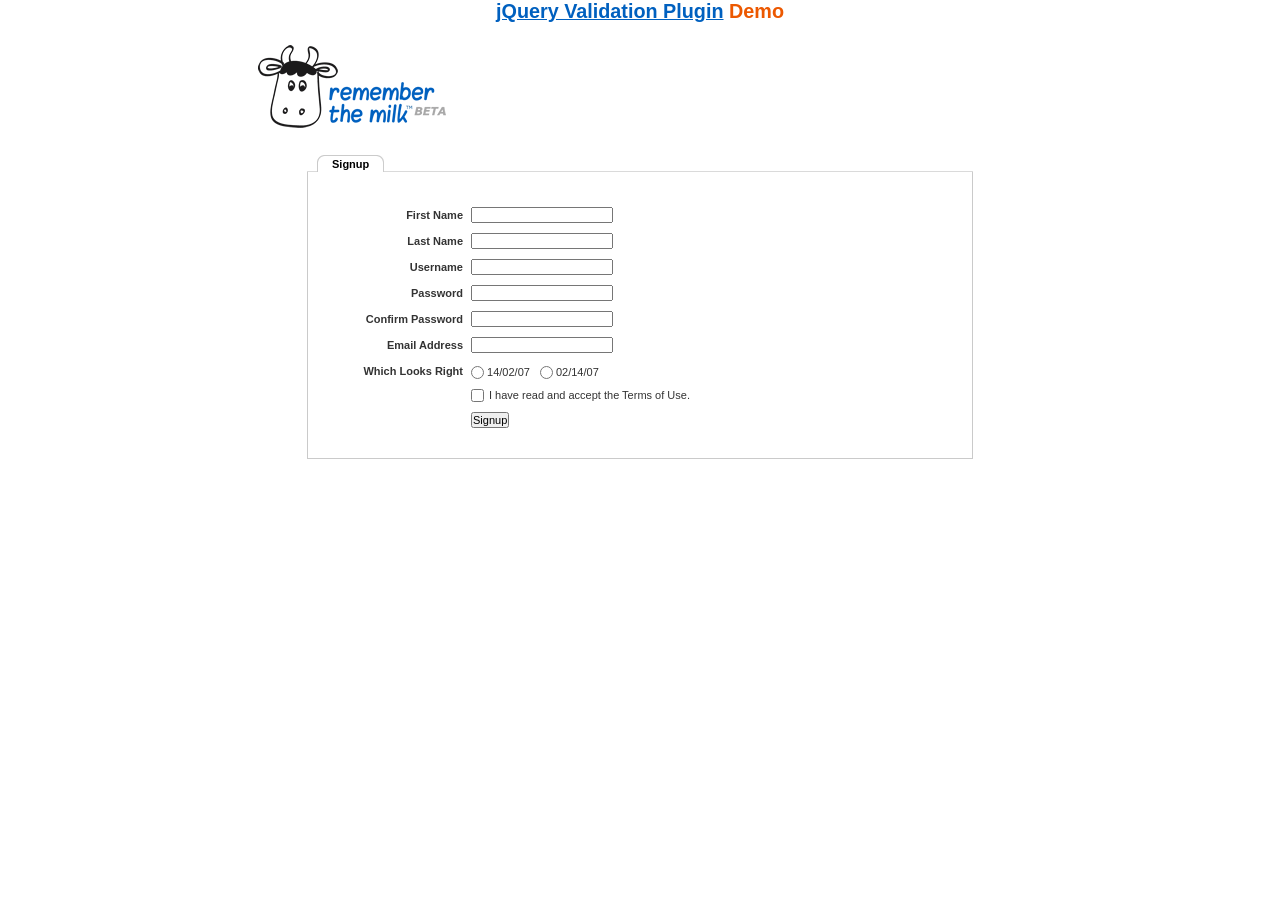
<file: club lector/pluginJqueryValidation/demo/milk/index.html>
<!DOCTYPE html>
<html lang="en">
<head>
	<meta charset="utf-8">
	<title>Remember The Milk signup form - jQuery Validate plugin demo - with friendly permission from the RTM team</title>
	<link rel="stylesheet" href="milk.css">
	<script src="../../lib/jquery.js"></script>
	<script src="../../lib/jquery.mockjax.js"></script>
	<script src="../../dist/jquery.validate.js"></script>
	<script>
	$(document).ready(function() {
		$.mockjax({
			url: "emails.action",
			response: function(settings) {
				var email = settings.data.email,
					emails = ["glen@marketo.com", "george@bush.gov", "me@god.com", "aboutface@cooper.com", "steam@valve.com", "bill@gates.com"];
				this.responseText = "true";
				if ($.inArray(email, emails) !== -1) {
					this.responseText = "false";
				}
			},
			responseTime: 500
		});

		$.mockjax({
			url: "users.action",
			response: function(settings) {
				var user = settings.data.username,
					users = ["asdf", "Peter", "Peter2", "George"];
				this.responseText = "true";
				if ($.inArray(user, users) !== -1) {
					this.responseText = "false";
				}
			},
			responseTime: 500
		});

		// validate signup form on keyup and submit
		var validator = $("#signupform").validate({
			rules: {
				firstname: "required",
				lastname: "required",
				username: {
					required: true,
					minlength: 2,
					remote: "users.action"
				},
				password: {
					required: true,
					minlength: 5
				},
				password_confirm: {
					required: true,
					minlength: 5,
					equalTo: "#password"
				},
				email: {
					required: true,
					email: true,
					remote: "emails.action"
				},
				dateformat: "required",
				terms: "required"
			},
			messages: {
				firstname: "Enter your firstname",
				lastname: "Enter your lastname",
				username: {
					required: "Enter a username",
					minlength: jQuery.validator.format("Enter at least {0} characters"),
					remote: jQuery.validator.format("{0} is already in use")
				},
				password: {
					required: "Provide a password",
					minlength: jQuery.validator.format("Enter at least {0} characters")
				},
				password_confirm: {
					required: "Repeat your password",
					minlength: jQuery.validator.format("Enter at least {0} characters"),
					equalTo: "Enter the same password as above"
				},
				email: {
					required: "Please enter a valid email address",
					minlength: "Please enter a valid email address",
					remote: jQuery.validator.format("{0} is already in use")
				},
				dateformat: "Choose your preferred dateformat",
				terms: " "
			},
			// the errorPlacement has to take the table layout into account
			errorPlacement: function(error, element) {
				if (element.is(":radio"))
					error.appendTo(element.parent().next().next());
				else if (element.is(":checkbox"))
					error.appendTo(element.next());
				else
					error.appendTo(element.parent().next());
			},
			// specifying a submitHandler prevents the default submit, good for the demo
			submitHandler: function() {
				alert("submitted!");
			},
			// set this class to error-labels to indicate valid fields
			success: function(label) {
				// set &nbsp; as text for IE
				label.html("&nbsp;").addClass("checked");
			},
			highlight: function(element, errorClass) {
				$(element).parent().next().find("." + errorClass).removeClass("checked");
			}
		});

		// propose username by combining first- and lastname
		$("#username").focus(function() {
			var firstname = $("#firstname").val();
			var lastname = $("#lastname").val();
			if (firstname && lastname && !this.value) {
				this.value = (firstname + "." + lastname).toLowerCase();
			}
		});
	});
	</script>
</head>
<body>
<h1 id="banner"><a href="https://jqueryvalidation.org/">jQuery Validation Plugin</a> Demo</h1>
<div id="main">
	<div id="content">
		<div id="header">
			<div id="headerlogo">
				<img src="milk.png" alt="Remember The Milk">
			</div>
		</div>
		<div style="clear: both;">
			<div></div>
		</div>
		<div class="content">
			<div id="signupbox">
				<div id="signuptab">
					<ul>
						<li id="signupcurrent"><a href=" ">Signup</a>
						</li>
					</ul>
				</div>
				<div id="signupwrap">
					<form id="signupform" autocomplete="off" method="get" action="">
						<table>
							<tr>
								<td class="label">
									<label id="lfirstname" for="firstname">First Name</label>
								</td>
								<td class="field">
									<input id="firstname" name="firstname" type="text" value="" maxlength="100">
								</td>
								<td class="status"></td>
							</tr>
							<tr>
								<td class="label">
									<label id="llastname" for="lastname">Last Name</label>
								</td>
								<td class="field">
									<input id="lastname" name="lastname" type="text" value="" maxlength="100">
								</td>
								<td class="status"></td>
							</tr>
							<tr>
								<td class="label">
									<label id="lusername" for="username">Username</label>
								</td>
								<td class="field">
									<input id="username" name="username" type="text" value="" maxlength="50">
								</td>
								<td class="status"></td>
							</tr>
							<tr>
								<td class="label">
									<label id="lpassword" for="password">Password</label>
								</td>
								<td class="field">
									<input id="password" name="password" type="password" maxlength="50" value="">
								</td>
								<td class="status"></td>
							</tr>
							<tr>
								<td class="label">
									<label id="lpassword_confirm" for="password_confirm">Confirm Password</label>
								</td>
								<td class="field">
									<input id="password_confirm" name="password_confirm" type="password" maxlength="50" value="">
								</td>
								<td class="status"></td>
							</tr>
							<tr>
								<td class="label">
									<label id="lemail" for="email">Email Address</label>
								</td>
								<td class="field">
									<input id="email" name="email" type="text" value="" maxlength="150">
								</td>
								<td class="status"></td>
							</tr>
							<tr>
								<td class="label">
									<label>Which Looks Right</label>
								</td>
								<td class="field" colspan="2" style="vertical-align: top; padding-top: 2px;">
									<table>
										<tbody>
											<tr>
												<td style="padding-right: 5px;">
													<input id="dateformat_eu" name="dateformat" type="radio" value="0">
													<label id="ldateformat_eu" for="dateformat_eu">14/02/07</label>
												</td>
												<td style="padding-left: 5px;">
													<input id="dateformat_am" name="dateformat" type="radio" value="1">
													<label id="ldateformat_am" for="dateformat_am">02/14/07</label>
												</td>
												<td>
												</td>
											</tr>
										</tbody>
									</table>
								</td>
							</tr>
							<tr>
								<td class="label">&nbsp;</td>
								<td class="field" colspan="2">
									<div id="termswrap">
										<input id="terms" type="checkbox" name="terms">
										<label id="lterms" for="terms">I have read and accept the Terms of Use.</label>
									</div>
									<!-- /termswrap -->
								</td>
							</tr>
							<tr>
								<td class="label">
									<label id="lsignupsubmit" for="signupsubmit">Signup</label>
								</td>
								<td class="field" colspan="2">
									<input id="signupsubmit" name="signup" type="submit" value="Signup">
								</td>
							</tr>
						</table>
					</form>
				</div>
			</div>
		</div>
	</div>
</div>
</body>
</html>
</file>
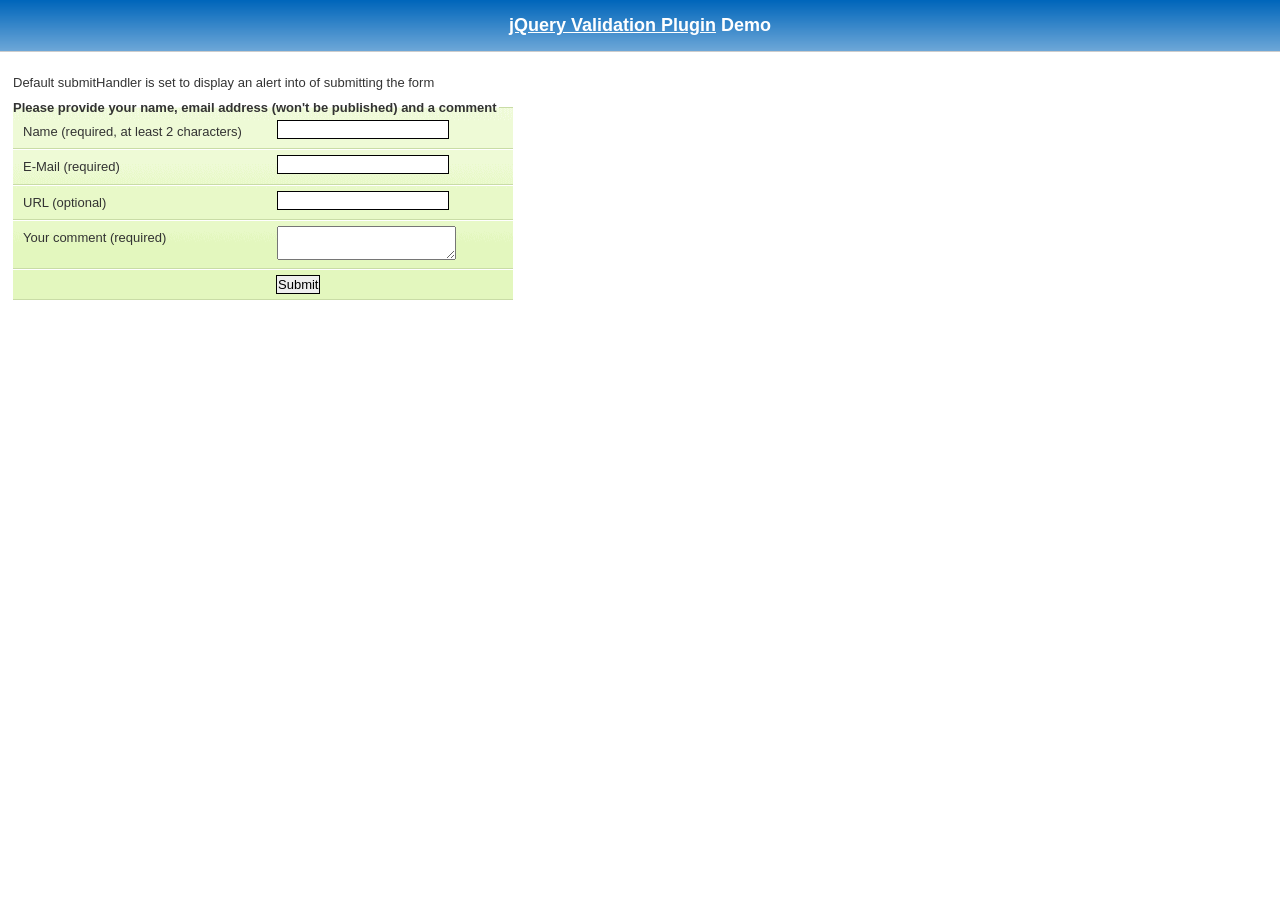
<file: club lector/pluginJqueryValidation/demo/requirejs/index.html>
<!DOCTYPE html>
<html lang="en">
	<head>
		<meta charset="utf-8">
		<title>jQuery validation plug-in - requirejs demo</title>

		<link rel="stylesheet" href="../css/screen.css">

		<style type="text/css">
			#commentForm { width: 500px; }
			#commentForm label { width: 250px; }
			#commentForm label.error, #commentForm input.submit { margin-left: 253px; }
		</style>
</head>
<body>

	<h1 id="banner"><a href="https://jqueryvalidation.org/">jQuery Validation Plugin</a> Demo</h1>
	<div id="main">

		<p>Default submitHandler is set to display an alert into of submitting the form</p>
		<form class="cmxform" id="commentForm" method="get" action="">
			<fieldset>
				<legend>Please provide your name, email address (won't be published) and a comment</legend>
				<p>
					<label for="cname">Name (required, at least 2 characters)</label>
					<input id="cname" name="name" minlength="2" type="text" required>
				</p>
				<p>
					<label for="cemail">E-Mail (required)</label>
					<input id="cemail" type="email" name="email" required>
				</p>
				<p>
					<label for="curl">URL (optional)</label>
					<input id="curl" type="url" name="url">
				</p>
				<p>
					<label for="ccomment">Your comment (required)</label>
					<textarea id="ccomment" name="comment" required></textarea>
				</p>
				<p>
					<input class="submit" type="submit" value="Submit">
				</p>
			</fieldset>
		</form>

		<script>
		var require = {
			paths: {
				"jquery": "../../lib/jquery-3.1.1"
			}
		};
		</script>
		<script src="../../lib/require.js" data-main="app.js"></script>
	</div>
</body>
</html>
</file>
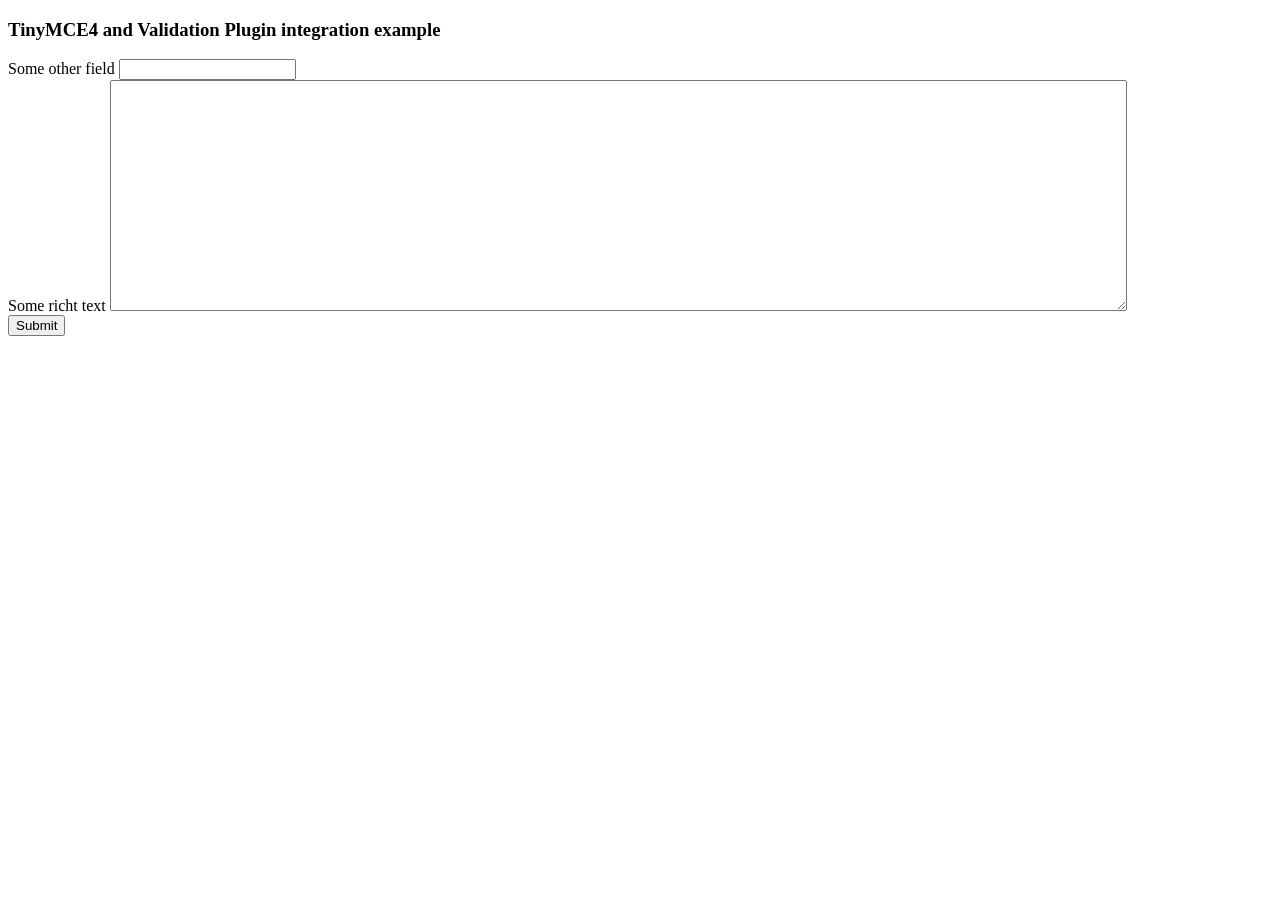
<file: club lector/pluginJqueryValidation/demo/tinymce4/index.html>
<!doctype html>
<html lang="en">
<head>
	<meta charset="utf-8">
	<title>jQuery Validation plugin: integration with TinyMCE</title>
	<script src="../../lib/jquery.js"></script>
	<script src="../../dist/jquery.validate.js"></script>
	<script src="//tinymce.cachefly.net/4.1/tinymce.min.js"></script>
	<script>
	tinymce.init({
		mode: "textareas",

		setup: function(editor) {
			editor.on('change', function(e) {
				tinymce.triggerSave();
				$("#" + editor.id).valid();
			});
		}

	});
	$(function() {
		var validator = $("#myform").submit(function() {
			// update underlying textarea before submit validation
			tinyMCE.triggerSave();
		}).validate({
			ignore: "",
			rules: {
				title: "required",
				content: "required"
			},
			errorPlacement: function(label, element) {
				// position error label after generated textarea
				if (element.is("textarea")) {
					label.insertAfter(element.next());
				} else {
					label.insertAfter(element)
				}
			}
		});
		validator.focusInvalid = function() {
			// put focus on tinymce on submit validation
			if (this.settings.focusInvalid) {
				try {
					var toFocus = $(this.findLastActive() || this.errorList.length && this.errorList[0].element || []);
					if (toFocus.is("textarea")) {
						tinyMCE.get(toFocus.attr("id")).focus();
					} else {
						toFocus.filter(":visible").focus();
					}
				} catch (e) {
					// ignore IE throwing errors when focusing hidden elements
				}
			}
		}
	})
	</script>
	<!-- /TinyMCE -->
</head>
<body>
<form id="myform" action="">
	<h3>TinyMCE4 and Validation Plugin integration example</h3>
	<label>Some other field</label>
	<input name="title">
	<br>
	<label>Some richt text</label>
	<textarea id="content" name="content" rows="15" cols="80" style="width: 80%"></textarea>
	<br>
	<input type="submit" name="save" value="Submit">
</form>
</body>
</html>
</file>
<file: assets/css/estilos.css>
@import url('https://fonts.googleapis.com/css2?family=Nunito&family=Roboto:wght@300&display=swap');

/* Variables */
:root {
  --font-family: "Roboto", sans-serif;
  --bg-color: #F3EFE0;
  --primary-color: #434242;
  --secondary-color: #22A39F;
  --primary-shadow: #9b928b;
  --text-color: #222222;
  --title: #F3EFE0;
  --font-title: "Nunito", sans-serif
}



/* Reset*/
* {
  margin: 0;
  padding: 0;
  box-sizing: border-box;
  font-family: var(--font-family);
  font-size: 1.1rem;
  line-height: 1.6;
}

/* Estilos generales */
ul {
  list-style-type: none;
}

a {
  text-decoration: none;
  color: var(--bg-color);
}

a:hover {
  color: var(--secondary-color);
}

img{
  max-width: 100%;
  height: auto;
}
h1, h2, h3{
  font-family: var(--font-title);
  color: var(--title)
}
h1{
  font-size: 1.75rem;
  text-align: center;
  text-transform: uppercase;
  margin: 1rem 0;
  padding: .5rem 0;
  position: absolute;
  text-align: center;
  margin-top: 3rem;
  margin-left: 3rem;
  
}

h1 span{
  display: block;
  text-transform:capitalize;
  font-size: 1.5rem;
}
h2{
  font-size: 1.2rem;
  margin-bottom: 1rem;
}
/* Menu de navegacion */
.topnav {
  background-color: var(--primary-color);
  overflow: hidden;
}

/* Style the links inside the navigation bar */
.topnav a {
  float: left;
  display: block;
  color: #f2f2f2;
  text-align: center;
  padding: 14px 16px;
  text-decoration: none;
  font-size: 17px;
}

/* Change the color of links on hover */
.topnav a:hover {
  background-color: #ddd;
  color: black;
}

/* Add an active class to highlight the current page */
.topnav a.active {
  background-color: var(--secondary-color);
  color: white;
}

/* Hide the link that should open and close the topnav on small screens */
.topnav .icon {
  display: none;
}

@media screen and (max-width: 600px) {
  .topnav a:not(:first-child) {display: none;}
  .topnav a.icon {
    float: right;
    display: block;
  }
}

@media screen and (max-width: 600px) {
  .topnav.responsive {position: relative;}
  .topnav.responsive a.icon {
    position: absolute;
    right: 0;
    top: 0;
  }
  .topnav.responsive a {
    float: none;
    display: block;
    text-align: left;
  }
}

/*--------------------------*/

/* Contenido principal */
.container{
  width: 100%;
}

.hero{
  width: 100%;
  height: 30vh;
  margin-top: 2rem;
  background: linear-gradient(#22A39F, #9b928b);
  
}


/* Seccion Sobre mi */

#sobreMi{
  margin-bottom: .5rem;
  background-color: var(--primary-shadow);
  padding:1rem;
  
}

#sobreMi p{
  padding-left: 1rem;
}

/* Seccion de habilidades */

#habilidades{
  background-color: var(--secondary-color);
  padding: 1rem;
}

.logos{
  margin: 1rem;
  display: grid;
  grid-template-columns: repeat(3, 30%);
  grid-auto-flow: auto;
  gap: 15px;
  width: 90%;
}

#habilidades ul {
  margin:1rem .5rem 1rem;
}

/* Sección de proyectos */
#proyectos{
  margin: 1rem 0

}
#proyectos h2{
  color:var(--text-color)
}
/* Slideshow container */
.slideshow-container {
  max-width: 1000px;
  position: relative;
  
}

/* Hide the images by default */
.mySlides {
  display: none;
}

/* Next & previous buttons */
.prev, .next {
  cursor: pointer;
  position: absolute;
  top: 50%;
  width: auto;
  margin-top: -22px;
  padding: 16px;
  color: white;
  font-weight: bold;
  font-size: 18px;
  transition: 0.6s ease;
  border-radius: 0 3px 3px 0;
  user-select: none;
}

/* Position the "next button" to the right */
.next {
  right: 0;
  border-radius: 3px 0 0 3px;
}

/* On hover, add a black background color with a little bit see-through */
.prev:hover, .next:hover {
  background-color: rgba(0,0,0,0.8);
}

/* Caption text */
.text {
  color: var(--text-color);
  font-size: 15px;
  padding: 8px 12px;
  position: absolute;
  bottom: -20px;
  width: 100%;
  text-align: center;
}


/* The dots/bullets/indicators */
.dot {
  cursor: pointer;
  height: 15px;
  width: 15px;
  margin: 0 2px;
  background-color: #bbb;
  border-radius: 50%;
  display: inline-block;
  transition: background-color 0.6s ease;
}

.active, .dot:hover {
  background-color: #717171;
}

/* Fading animation */
.fade {
  animation-name: fade;
  animation-duration: 1.5s;
}

@keyframes fade {
  from {opacity: .4}
  to {opacity: 1}
}
.img-carrusel{
  position: relative;
}
.movil{
  width: 20%;
  position: absolute;
  top: 5;
  margin-top: 20px;
}

/* Seccion Contacto */
#contacto img{
  display: none;
}

#contacto h2{
  font-size: 1.5rem;
  text-align: center;
}

form{
  background-color: var(--primary-color);
  padding: 1rem;
  margin: 1rem .5rem;
  border-radius: 20px;
}

label{
  /* display: none; */
  color: var(--title);
}

input{
  display: block;
  width: 100%;
  padding-top: 1rem;
  background-color: transparent;
  margin: 1rem 0;
  padding-left: .3rem;
  outline: none;
  font-size: 1.2rem;
  border: none;
  border: 2px solid var(--secondary-color);
  border-radius: 10px;
}

textarea{
  width: 100%;
  height: 150px;
  background-color: transparent;
  margin: 1rem 0;
  border: 2px solid var(--secondary-color);
  border-radius: 10px;
  padding-left: 0.3rem;
}

input:hover, textarea:hover{
  background-color:rgba(142, 146, 145, 0.1);
}

button.submit{
  padding: .5rem 2rem;
  font-size: 1.2rem;
  border-radius: 10px;
  background-color: var(--primary-color);
  border-color: var(--secondary-color);
  cursor: pointer;
  color:var(--bg-color);
  width:50%;
}

button.submit:hover{
  color: var(--secondary-color);
}
form div:last-of-type{
  display: flex;
  justify-content: center;
}

/* Error en el formulario */
label.error {
	color: rgb(255, 0, 123);
}
label.error:before {
	content: '* ';
}
input.error {
	border:1px solid #F00;
}

/* Confirmacion de envio satisfactorio del formulario */
#contacto{
  position: relative;
}

.confirmacion{
  position: absolute;
  top: 5;
}

/* Footer */
footer{
  background-color: #454343;
  color: var(--bg-color);
  padding: 1rem 0;
  display: flex;
  justify-content: center;
  align-items: center;
}

footer p{
  text-align: center;
  margin-right: 1rem;
}
footer a {
  display: inline-block;
}
footer img{
  width: 35px;
}


/* Dispositivos medianos */
@media(min-width:768px){
  h1{
    margin-left: 15rem;
    margin-top: 6rem;
  }
  .logos{
    width: 100%;
    margin: 0;
    display: grid;
    grid-template-areas: "html css js bootstrap wordpress vscpde";;
    grid-template-columns: repeat(6, 1fr);
  }

  form{
    width: 80%;
    margin: 0.5rem auto;
    
  }

  .movil{
    width: 17%;
    box-shadow: 5px 3px 3px var(--text-color);
    margin-top: 4rem;
  }
  
}
/* Dispositivos grandes */

@media(min-width:1200px){
  .container{
    display: grid;
    grid-template-areas: "hero hero"
    "sobreMi sobreMi"
    "habilidades habilidades"
    "proyectos proyectos"
    "contacto contacto";
    grid-template-columns: repeat(2, 50%);
  }
  
  h1{
    margin-top:7rem;
    margin-left: 30rem;
    font-size: 3rem;
    
  }
  h1 span{
    font-size: 2rem;
  }
  .hero{
    grid-area: hero;
    height: 50vh;
  }

  #sobreMi{
    grid-area: sobreMi;
    background: none;
    box-shadow: none;
    width: 600px;
    margin: 0 auto;
  }

  #sobreMi h2{
    color: var(--text-color)
  }
  
  #habilidades{
    grid-area: habilidades;
    display: grid;
    grid-template-areas: "titulo titulo"
    "lista logos";
    grid-template-columns: repeat(2, 50%);
    grid-template-rows: 20px auto;
  }

  #habilidades h2{
    grid-area: titulo;
  }

  #habilidades ul{
    grid-area: lista;
  }

  .logos{
    grid-area: logos;
    display: grid;
    grid-template-columns: repeat(3, 1fr);
    grid-template-rows: repeat(2, 50%);
  }

  .logos img:nth-child(even){
    grid-row: 2 / 3;
  }
  .item{
    width:70%
  }

  #proyectos{
    grid-area: proyectos;
  }

  .slideshow-container{
    margin-left: 10rem;
  }
  
  .movil{
    margin-left: 5rem;
    border-radius: 15px;
  }
  #contacto{
    grid-area: contacto;
    display: grid;
    grid-template-areas: "sobre form form";
  }

  form{
    grid-area: form;
  }

  #contacto figure{
    display: flex;
    justify-content: center;
    align-items: center;
  }
  #contacto img{
    display: block;
    grid-area: sobre;
    width: 35%;
  }
  .submit{
    width: 30%;
  }

}
</file>
<file: club lector/css/estils.css>
@import url('https://fonts.googleapis.com/css2?family=Merriweather:ital,wght@0,400;0,700;1,400;1,700&family=Montserrat&display=swap');

/* Reset */
* {
    margin: 0;
    padding: 0;
    box-sizing: border-box;
}
/*Selectors necessaris per preparar un sticky footer*/
html, body {
    height: 100%;
}
.content {
    flex: 1 0 auto;
}

/**************************
Selectors de tipus
***************************/
html {
    scroll-behavior: smooth;
}
body {
    font: 400 16px/1.6 'Merriweather', serif;
    background-color: rgb(245, 246, 240);
    color: rgb(2, 15, 20);
    /* Les dues últimes propietats en aquesta regla són necessàries per crear un sticky footer*/
    display: flex;
    flex-direction: column;
}
h2 {
    font-weight: 700;
    font-size: 1.5rem;
    line-height: 1.5;
    margin-bottom: 1.5rem;
    text-align: center;
}
p {
    font-size: 1rem;
    margin-bottom: 1rem;
}
/*Canvi de disseny: breakpoint en 768 píxels per augmentar la mida de titulars i paràgrafs quan el dispositiu disposi de 768 píxels o més*/
@media (min-width: 768px) {
    h2 {
        font-size: 2rem;
        padding-top: 2rem;
        padding-bottom: 2rem;
    }
    p {
        font-size: 1.1rem;
    }
}

/*Classe per aconseguir que les imatges adaptin la seva mida al contenidor*/
.imgFluid {
    max-width: 100%;
    height: auto;
}

/*Classe per amagar un element i que sigui només visible als lectors de pantalla*/
.sr {
    clip: rect(0 0 0 0); 
    clip-path: inset(50%);
    height: 1px;
    overflow: hidden;
    position: absolute;
    white-space: nowrap; 
    width: 1px;
}

/**************************
Contingut del header i
del menú de navegació
***************************/
/* Header */
header {
    text-align: center;
    padding-left: 15px;
    padding-right: 15px;
    padding-top: 30px;
    display: flex;
    flex-direction: column;
}
header a {
    color: rgb(2, 15, 20);
    text-decoration: none;
}
header a:hover {
    color: rgba(2, 15, 20, 0.5);
}
h1 {
    font-size: 2.5rem;
    margin-bottom: 15px;
    margin-top: 15px;
}
h1 span:last-child {
    font-weight: 400;
    font-style: italic;
}
/* Menú de navegació i botó d'inici de sessió */
nav {
    font-family: 'Montserrat', sans-serif;
    text-transform: uppercase;
    font-weight: 700;
}
nav ul {
    list-style-type: none;
}
.login {
    order: -1;
}
.login a {
    font-family: 'Montserrat', sans-serif;
    background-color: rgb(255, 80, 50);
    color: rgb(255, 255, 255);
    padding: 5px 15px;
    border-radius: 3px;
}
.login a:hover {
    color: rgb(2, 15, 20);
}
/*Canvi de disseny: breakpoint en 768 píxels */
@media (min-width: 768px) {
    header {
        padding-top: 50px;
        flex-direction: row;
        justify-content: space-between;
        align-items: baseline;
    }
    .login {
        order: 0;
    }
    h1 {
        margin-top: 0;
        line-height: 0;
    }
    nav ul li {
        display: inline-block;
        margin: 0 15px;
    }
}

/**************************
Contingut principal de la
pàgina
***************************/
main {
    padding-top: 50px;
    padding-bottom: 50px;
    text-align: center;
}
.container {
    padding-left: 30px;
    padding-right: 30px;
}
section:first-child {
    width: 100%;
}
.flexContainer {
    width: 50%;
    margin-left: auto;
    margin-right: auto;
}
section:last-child {
    margin-top: 80px;
}
/*Canvi de disseny: breakpoint en 768 píxels */
@media (min-width: 768px) {
    section:first-child {
        width: 55%;
        margin-left: auto;
        margin-right: auto;
    }
    .flexContainer {
        width: 70%;
        display: flex;
        justify-content: space-between;
    }
    .flexContainer div {
        flex-basis: 15%;
    }
}

/**************************
Contingut del footer
***************************/
footer {
    padding: 50px 15px 30px 15px;
    background-color: rgb(67, 58, 68);
    text-align: center;
    font-family: 'Montserrat', sans-serif;
    color:rgb(255, 255, 255);
    /*Aquesta propietat és necessària per a preparar el sticky footer*/
    flex-shrink: 0;
}
footer a {
    color: rgb(255, 255, 255);
    text-decoration: none;
}
footer a:hover {
    color: rgb(255, 80, 50);
}
footer ul {
    list-style-type: none;
    margin-bottom: 30px;
}
footer p {
    margin-bottom: 0;
}
.goTop {
    position: absolute;
    right: 15px;
    bottom: 5px;
}
/*Canvi de disseny: breakpoint en 768 píxels */
@media (min-width: 768px) {
    footer p {
        text-align: left;
        font-size: 1rem;
    }
    .footerFlex {
        display: flex;
        justify-content: space-between;
    }
    footer ul {
        display: flex;
    }
    footer ul li::after {
        content: "·";
        padding-left: 15px;
        padding-right: 15px;
    }
    footer ul li:last-child::after {
        content:"";
        padding: 0;
    }
}

/**************************
Estils per a la secció
del formulari
***************************/
.flexContainerForm {
    width: 100%;
}
.lemaForm {
    width: 100%;
}
.lemaForm p {
    font-weight: 700;
    font-size: 1.5rem;
    line-height: 1.5;
    margin-bottom: 1.5rem;
    text-align: center;
}
.required {
    font-family: 'Montserrat', sans-serif;
    font-size: 0.85rem;
    background-image: url('../img/information-button.svg');
    background-repeat: no-repeat;
    padding-left: 25px;
    text-align: left;
}
form a {
    color: rgb(255, 80, 50);
    text-decoration: none;
}
form a:hover {
    text-decoration: underline;
}
form {
    width: 100%;
    font-family: 'Montserrat', sans-serif;
    font-size: 1.2rem;
    text-align: left;
}
form div {
	margin-bottom: 1rem;
}
input, select {
    border: 1px solid #000;
	padding: 5px;
	font-size: 1.1rem;
}
input, select {
	width: 100%;
    background-color: #fff;
}
input[type="checkbox"] {
	width: auto;
}
input[type="checkbox"]+label {
    display: inline;
}
input:focus {
    background-color: rgba(255, 80, 50, 0.2);
}
input[type="submit"] {
    display: inline-block;
    width: auto;
    border-radius: 6px;
    margin-bottom: 15px;
    padding: 15px 30px;
    background-color: rgba(255, 80, 50, 1);
    color: rgb(255,255,255);
    border: none;
    text-transform: uppercase;
    -webkit-appearance: none; 
}
input[type="submit"]:hover {
    cursor: pointer;
    color: rgba(2, 15, 20);
}
.infoLegal, label[for="politica"] {
    font-size: 0.65rem;
    text-align: left;
}
@media (min-width: 992px) {
    .lemaForm p {
        font-size: 2rem;
    }
    .flexContainerForm {
        width: 70%;
        margin-left: auto;
        margin-right: auto;
        display: flex;
        justify-content: space-evenly;
    }
    .flexContainerForm div {
        flex-basis: 40%;
    }
}
/* Mensajes de error de validación */
label.error {
	color: rgb(255, 0, 123);
}
label.error:before {
	content: '* ';
}
input.error {
	border:1px solid #F00;
}

/* Indicaciones sobre los parametros de la contraseña */
.indicacionesPassword {
    font-size: .8rem;
    color: rgba(85, 80, 80, 0.7);
}
</file>
<file: club lector/pluginJqueryValidation/demo/css/screen.css>
/**********************************

Use: Main Screen Import

***********************************/

@import "reset.css";
@import "core.css";

@import "cmxformTemplate.css";
@import "cmxform.css";
</file>
<file: club lector/pluginJqueryValidation/demo/marketo/stylesheet.css>
:-moz-any-link :focus {
	outline: none;
}

:focus {
	-moz-outline-style: none;
	outline: none;
}

body {
	font-size: 80%;
	margin: 0;
	padding: 0;
	font-family: tahoma, geneva, sans-serif;
	background-color: #000000;
}

a {
	color: #0653AB;
	outline: 0px;
	text-decoration: none;
}

a:hover {
	outline: 0px;
	text-decoration: underline;
}

img {
	border: 0px;
}

/* s1.0 - Page Containers */
#letterbox {
	margin: 10px auto;
	width: 883px;
	background-color: #364158;
	border: 8px solid #D4D4D4;
	padding: 1px 1px 10px 1px;
}

#header-background {
	background: url(images/back_nav_blue.gif) repeat-x;
	margin: 0px auto;
	padding: 0px;
	height: 73px;
	width: 883px;
	border-top: 4px solid #CCEAFE;
	border-bottom: 4px solid #D4D4D4;
}

#page-container {
	width: 866px;
	margin: 0px auto;
	margin-top: 33px; /* pad from top menu to actions buts*/
	margin-bottom: -11px;
	padding-top: 8px;
	padding-bottom: 8px;
	background-color: #D4D4D4; /* light grey*/
	border-right: 1px solid #464646;
}

#page-content-inner {
	width: 849px;
	margin: 0px auto;
	border-top: 1px solid #9F9FA0;
	border-left: 1px solid #A2A09A;
	background-color: #F4F1E9;
	position: relative;
}

#page-content-inner #col-left {
	width: 210px;
	float: left;
	background-color: #F4F1E9;
}

#page-content-inner #col-main {
	width: 639px;
	background-color: #ffffff;
	position: absolute;
	right: 0px;
	top: 0px;
}

#footer-container {
	width: 866px;
	position: relative;
	left: 8px;
	padding: 2px 0px 10px 0px;
	background-color: #D4D4D4; /* light grey*/
}

/* s2.0 - Global navigation bar */
.nav-global-container {
	width: 880px;
	margin: 0px auto;
	position: relative;
}

* html .nav-global-container { /* ie6 fix*/
	margin-bottom: -6px;
}

.login {
	position: absolute;
	right: 20px;
	text-align: center;
}

.login a,.login a span {
	display: block;
	height: 18px;
	font-size: 11px;
	background: url(images/login-sprite.gif) right -5px no-repeat;
	text-decoration: none;
	font-weight: bold;
	padding: 5px 10px 5px 10px;
	position: relative;
}

.login a:hover {
	color: #000000;
	text-decoration: underline;
}

div.login a span {
	background-position: left -105px;
	width: 4px;
	position: absolute;
	top: 0px;
	left: 0px;
	padding: 5px 0px 5px 0px;;
}

div.login a:hover span {

}

.logo {
	float: left;
	margin: 0px 0px -5px 0px; /* neg marging for ie6 */
}

.logo img {
	border: 0px;
	margin-left: -1px;
}

.nav-global {
	float: left;
	width: 645px;
	margin: 40px 0px 0px 40px;
	background-color: transparent;
}

.nav-global ul {
	margin: 0px;
	padding: 0px;
	list-style: none;
}

.nav-global li {
	float: left;
	white-space: nowrap;
}

div.nav-global li a,div.nav-global li a span {
	background-image: url(images/tab-sprite.gif);
	background-position: right 100px;
	background-repeat: no-repeat;
	height: 32px;
	color: #666666;
	text-decoration: none;
	font: bold 16px 'trebuchet ms';
	margin-right: 15px;
	display: block;
	position: relative;
	padding: 7px 15px 0px 15px;
}

div.nav-global li a:hover {
	background-position: right 0px;
	color: #333333;
}

div.nav-global li a:hover span {
	background-position: left -100px;
	display: block !important;
}

div.nav-global li a span {
	background-position: left 150px;
	width: 4px;
	position: absolute;
	left: 0px;
	top: 0px;
	padding: 7px 0px 0px 0px;
}

body.safari div.nav-global li a span {
	display: none;
}

div.nav-global li a.on,div.nav-global li a.on:hover {
	background-position: right -55px;
	color: #FFFFFF;
}

div.nav-global li a.on span,div.nav-global li a.on:hover span {
	background-position: left -155px;
	display: block !important;
}

div.action-container {
	position: relative;
	top: -45px;
	cursor: pointer;
}

div.action-icon-container {
	position: absolute;
	top: -17px;
	left: -17px;
	z-index: 10;
	width: 100px;
	height: 100px;
	overflow: hidden;
}

div.action-icon {
	border: 0px;
	position: absolute;
	top: -0px;
	left: 0px;
}

div.action-button-container {
	height: 106px;
	width: 180px;
	overflow: hidden;
	position: absolute;
	top: 0px;
	left: 0px;
	z-index: 5;
}

img.action-icon {
	border: 0px;
	position: absolute;
	top: 0px;
	left: 0px;
	z-index: 0
}

div.action-text {
	z-index: 20;
	color: #FFFFFF;
	position: absolute;
	left: 40px;
	top: 12px;
	font: 14px tahoma, geneva;
	padding-top: 30px;
}

div.bigbuttons {
	top: -20px;
}

div.action-header {
	z-index: 21;
	position: absolute;
	left: 40px;
	top: 10px;
}

div.action-header b {
	font: bold 17px tahoma, geneva;
	display: block;
	margin-bottom: 10px;
	color: #0b2c89;
	position: absolute;
	top: 0px;
	left: 0px;
	width: 130px;
}

div.action-header b.shadow {
	top: 1px;
	left: 1px;
	color: #d5d5d5;
}

img.action-button {
	position: relative;
}

div.hover img.action-button {
	top: -131px;
}

div.on img.action-button {
	top: -261px;
}

/* s3.0 - top of content Action Buttons */
.action-buttons {
	width: 100%; /* ie6 requires */
}

.action-buttons ul {
	position: relative;
	padding: 0px;
}

.action-buttons li {
	position: relative; /* ie6 fix */
	float: left;
	list-style: none;
	text-align: center;
	line-height: 16px;
	margin: -61px 0px 0px 0px;
}

.action-home li {
	margin: -49px 0px 0px 0px;
}

.action-buttons  a {
	display: block;
	height: 110px;
	width: 175px;
	padding: 14px 0px 0px 25px;
	text-decoration: none;
	font-size: 12px;
	font-weight: bold;
	color: #ffffff;
}

.action-buttons li span {
	color: #053880;
	line-height: 47px;
	font-size: 17px;
}

div.action-bottom {
	margin: 15px 0px 10px 0px;
	float: left;
}

div.action-bottom a {
	height: 61px;
	width: 178px;
	border: 0px;
	background: url(images/action-bottom.gif) no-repeat 0px 0px;
	color: #0b2c89;
	float: left;
	position: relative;
	font: bold 17px tahoma, geneva;
	text-decoration: none;
	margin-right: 10px;
}

div.action-bottom a span {
	position: absolute;
	top: 15px;
	left: 40px;
}

div.action-bottom a span.shadow {
	top: 16px;
	left: 41px;
	color: #d4d4d4;
}

.line-grey {
	background: url(images/line-grey.gif) 0 0 repeat-x;
	height: 2px;
	margin: 8px 25px 20px 0;
}

/* s4.0 - Home Hero Area */
.hero-background {
	position: relative;
	width: 880px;
	background: url(images/back_home-hero.jpg) 10px 0px no-repeat;
	height: 211px;
	margin: -20px 0px 45px 0px;
}

.hero-text {
	float: right;
	width: 626px;
	margin-top: 26px;
}

.hero-text a { /* Sign Up Now Button */
	padding: 5px 32px 0px 0px;
	float: right;
}

.hero-text h1 {
	font-size: 2.3em;
	line-height: 1.2em;
	color: #333333;
	font-family: Trebuchet MS;
	margin: 12px 0px 10px 10px;
}

.hero-text h2 {
	margin: 0px;
	font-weight: normal;
	font-size: 1.35em;
	margin: 5px 0px 13px 10px
}

/* s4.1 - Home Left Header tab */
.col-left-header-tab {
	position: relative; /* ie6 fix */
	background: url(images/tab_green.gif) 0 0 no-repeat;
	height: 30px;
	width: 166px;
	text-align: center;
	color: #ffffff;
	font: 20px 'trebuchet ms';
	padding-top: 2px;
	margin-top: -41px;
	margin-left: 20px;
	line-height: 29px;
	margin-bottom: 8px;
	display: block;
}

.col-left-header-tab a {
	color: #FFFFFF;
}

.callout-green {
	background: url(images/back_green-fade.gif) 0 0 repeat-x;
	font-size: 1.2em;
	padding: 10px 15px 20px 13px;
	color: #303B52;
	line-height: 1.4em;
}

/* s4.2 - Home Left Quote */
.callout-tan {
	color: #666666;
}

.callout-tan h1 {
	background: #F4F1E9 url(images/back_tan-fade.gif) 0 0 repeat-y;
	font-size: 1.1em;
	text-align: center;
	margin: 0px;
	padding: 11px 5px 11px 2px;
	color: #333333;
}

.callout-tan p {
	margin: 0px;
	margin-top: 5px;
	line-height: 1.4em;
	padding: 5px 10px 7px 13px;
}

.callout-tan p img {
	float: left;
	margin: 5px 10px 5px 0px;
}

.callout-tan div {
	text-align: left;
	padding: 5px 10px 7px 0px;
	font-weight: bold;
}

/* s4.3 - purple home boxes */
.box-purple {
	background: #C6C8E3 url(images/back_home-icons.png) 0px 0px repeat-x;
	border-left: 1px solid #ffffff;
	color: #333333;
	width: 581px;
	padding: 10px 15px 20px 15px;
}

div.box-purple a {

}

.box-purple h1 {
	font-size: 1.5em;
	margin: 10px 0px -15px 0px;
}

.box-purple li {
	margin: 0px 0px 0px -23px;
	line-height: 1.6em;
	font-size: 1em;
}

.box-purple  div {
	padding: 0px 0px 0px 110px;
}

.icon-text01 {
	background-image: url(images/icon_search-engine-market.png);
	background-repeat: no-repeat;
}

* html .icon-text01 {
	width: 460px; /* must have a width or heigh tag for ie6*/
	background-image: none;
	filter: progid : DXImageTransform . Microsoft .
		AlphaImageLoader(src = "images/icon_search-engine-market.png",
		sizingMethod = "crop");
}

.icon-text02 {
	background: url(images/icon_landing-pages.png) 0 0 no-repeat;
}

* html .icon-text02 {
	width: 460px; /* must have a width or heigh tag for ie6*/
	background-image: none;
	filter: progid : DXImageTransform . Microsoft .
		AlphaImageLoader(src = "images/icon_landing-pages.png", sizingMethod =
		"crop");
}

.icon-text03 {
	background: url(images/icon_salesforce.png) 0 0 no-repeat;
}

* html .icon-text03 {
	width: 460px; /* must have a width or heigh tag for ie6*/
	background-image: none;
	filter: progid : DXImageTransform . Microsoft .
		AlphaImageLoader(src = "images/icon_salesforce.png", sizingMethod =
		"crop");
}

/* s4.4 - news home boxes */
.callout-news {
	color: #555555;
	float: left;
	width: 49%;
	margin: 10px 1px 0px 0px;
	padding-bottom: 20px;
	text-align: left;
}

.line-news-r {
	border-right: 1px solid #D4D4D4;
}

.callout-news h1 {
	background-color: #EEEEEE;
	font-size: 1.2em;
	margin: 0px;
	padding: 11px 5px 11px 15px;
	color: #333333;
}

.callout-news p {
	margin: 10px 0px 0px 10px;
	padding: 0px 10px 7px 20px;
	background: url(images/news.gif) no-repeat left 1px;
}

.callout-news p a {

}

.callout-news ul {
	list-style-type: none;
	padding: 0;
	margin: 10px 0 0 10px;
}

.callout-news li {
	background: url(images/icon_news.gif) no-repeat left 2px;
	padding: 0px 5px 5px 20px;
}

.callout-news li a {
	display: block;
	margin-bottom: 5px;
}

.callout-news div {
	text-align: right;
}

#scrollup {
	position: relative;
	overflow: hidden;
	height: 440px;
	width: 200px
}

.headline {
	position: absolute;
	top: 600px;
	left: 5px;
	height: 585px;
	width: 190px;
	font: normal 12px tahoma, geneva !important;
}

div.more {
	margin: 5px 0px 0px 0px;
	padding: 0px 10px 0px 0px;
	letter-spacing: inherit;
}

div.more a {
	background: transparent url(images/arrow_r-blue.gif) no-repeat right 2px
		;
	font-weight: bold;
	padding: 0px 20px 0px 0px;
	font-weight: bold;
	text-decoration: none;
}

div.more a:hover {
	text-decoration: underline;
}

/* sX.0 - Left Nav */
.nav-left-back {
	background: url(images/back_nav_side.gif) 0 0 repeat-x;
}

div.empty {
	background: #F1F0E5 url(images/back_green-fade.gif) 0 0 repeat-x;
}

div.empty div.callout-green {

}

.nav-left {
	padding-top: 12px;
	/*background: url(images/logo_marketo_square.gif) 0 0 no-repeat;*/
	width: 210px;
}

.nav-left ul {
	margin: 0px;
	padding: 0px;
	list-style: none;
}

.nav-left li a {
	display: block;
	height: 24px;
	text-decoration: none;
	font-size: 12px;
	font-weight: bold;
	color: #ffffff;
	border-top: 1px solid #B3D38D;
	border-bottom: 1px solid #7CA84E;
	border-left: 1px solid #97B973;
	padding: 6px 0px 0px 20px;
}

.nav-left a:hover,.nav-left a.active:hover,#nav-left-sub a:hover {
	color: #4C6F28;
	background-color: #F4F1E9;
}

.nav-left a.open {
	background-image: url(images/arrow_d-green.gif);
	background-repeat: no-repeat;
	background-position: 6px 11px;
}

.nav-left-header-tab {
	position: relative; /* ie6 fix */
	background: url(images/tab_green.gif) 0 0 no-repeat;
	height: 32px;
	width: 166px;
	text-align: center;
	color: #ffffff;
	margin: -41px 0px 0px 22px;
	line-height: 22px;
	margin-bottom: 8px;
	display: block;
}

div.empty div.nav-left-header-tab {
	background: url(images/tab_green2.gif) 0 0 no-repeat;
}

.nav-left a.active {
	/* background: url(images/arrow_d-green.gif) 5px 10px no-repeat; */
	display: block;
	height: 24px;
	text-decoration: none;
	font-size: 12px;
	font-weight: bold;
	background-color: #F4F1E9;
	color: #4C6F28;
	border-top: 1px solid #D1E5BB;
	border-bottom: 1px solid #B0CB95;
	border-left: 1px solid #DADADA;
	padding: 6px 0px 0px 20px;
}

#nav-left-sub a {
	display: block;
	height: 24px;
	text-decoration: none;
	font-size: 12px;
	font-weight: bold;
	background-color: #D6E8C4;
	color: #4C6F28;
	border-top: 1px solid #D6E8C4;
	border-bottom: 1px solid #B0CB95;
	border-left: 1px solid #97B973;
	border-right: 1px solid #8DBE5A;
	padding: 6px 0px 0px 30px;
}

* html #nav-left-sub { /* ie6 fix */
	margin-top: -1px;
}

*+html #nav-left-sub { /* ie7 fix */
	margin-top: -1px;
}

#nav-left-sub a.active-page {
	display: block;
	height: 24px;
	text-decoration: none;
	font-size: 12px;
	font-weight: bold;
	background-color: #ffffff;
	color: #666666;
	border-top: 0px solid #7CA84E;
	border-bottom: 1px solid #B0CB95;
	border-left: 1px solid #97B973;
	border-right: 0px solid #8DBE5A;
	padding: 6px 0px 0px 30px;
	cursor: default; /* turns off hand icon for link */
}

/* sX.0 -  Main Content */
.main-content {
	color: #666666;
	position: absolute;
	right: 20px;
	padding-top: 20px;
	width: 585px;
	padding-bottom: 20px;
}

div.main-content div.main-content {

}

.main-content h1 {
	color: #5890D1;
	font-size: 1.9em;
	font-family: Trebuchet MS;
	border-bottom: 1px solid #cccccc;
	margin: 0px 10px 0px 0px;
}

.main-content h2 {
	color: #666666;
	font-size: 1.3em;
	font-weight: normal;
	margin: 10px 10px 5px 0px;
}

.main-content p {
	margin: 10px 10px 10px 0px;
	line-height: 1.55em;
}

/* sX.1 -  Main Content Sub Styles */
.sub-grey {
	border-top: 1px solid #D4D4D4;
	border-bottom: 1px solid #D4D4D4;
	background-color: #F4F4F4;
	margin: 10px 10px 0px 0px;
	padding: 0px 10px 20px 15px;
}

.sub-white {
	margin: 10px 10px 0px 0px;
	padding: 0px 10px 20px 15px;
}

img.screen-grab-r {
	margin-right: -8px;
	text-align: right;
	padding: 0px 0px 0px 10px;
}

div.main-content a.screenshot {
	float: right;
	padding: 10px 10px 0px 0px
}

.content-foot {
	border-top: 1px solid #D4D4D4;
	font-size: .9em;
	line-height: 1.45em;
	margin: 10px 20px 0px 0px;
	padding: 10px 10px 30px 0px;
}

div.main-content ul {
	position: relative;
	left: -25px;
}

div.main-content li {
	margin-bottom: 5px;
	list-style-type: disc
}

div.main-content li a {
	color: #6A6CB0;
}

/* sX.0 - Footer */
div.footer {
	color: #666666;
	font-size: .85em;
	font-weight: normal;
	height: 18px;
	margin: 0px auto;
	font-family: Tahoma, Geneva, sans-serif;
	margin-top: 10px;
}

.footer ul {
	list-style-type: none;
}

.footer li {
	float: left;
	border-right: 1px solid #666666;
	padding: 0px 7px 0px 7px;
	margin-top: 3px;
}

.footer a {
	color: #666666;
	text-decoration: none;
}

.footer a:hover {
	color: #0653AB;
	text-decoration: none;
}

.footer li.line-off {
	border-right: 0px solid #ffffff;
}

div.footer strong {
	font-weight: normal;
}

/* sX.0 - General Colors */
.line-grey,.line-grey-tier {
	border-top: 1px solid #A3A3A2;
}

.line-grey-tier {
	padding-bottom: 25px;
}

.bottom {
	height: 10px;
}

div.p10bottom {
	padding-bottom: 10px;
}

.clear {
	clear: both;
}

table.grid {
	background: #EEEEEE;
}

table.grid th {
	background-color: #F4F4F4;
}

table.grid td {
	background-color: #FFFFFF;
}

div.buttonSubmit {
	position: relative;
}

div.buttonSubmit input,div.buttonSubmit span {
	height: 36px;
	position: relative;
	background-image: url(images/button-submit.gif);
	background-repeat: no-repeat;
	background-position: right 0px;
	float: left;
	color: #FFFFFF;
	font-weight: bold;
	padding: 0px 15px 2px 15px;
	margin: 20px 0px 20px 0px;
	border: 0px;
	cursor: pointer;
	z-index: 5;
}

div.buttonSubmit input {
	width: auto;
}

div.buttonSubmit span {
	width: 4px;
	position: absolute;
	left: 0px;
	top: 0px;
	background-position: left -36px;
	padding: 0px 0px 0px 0px;
	z-index: 10;
}

body.safari div.buttonSubmit span {
	display: none
}

div.buttonSubmitHover input {
	background-position: right -72px;
}

div.buttonSubmitHover span {
	background-position: left -108px;
}

a.demoLink {
	padding: 1px 10px 0px 17px;
	height: 24px;
	background: url(images/bullet_triangle_blue.gif) no-repeat 0px 4px;
	display: block;
	float: left;
}

div.callout-tan a {
	background: none;
	color: #0653AB;
	margin: auto;
	display: block;
}

div.callout-tan a:hover {
	background: none;
	color: #0653AB;
}

label.error {
	display: block;
	color: red;
	font-style: italic;
	font-weight: normal;
}

input.error {
	border: 2px solid red;
}

p.demoBlock {
	border-bottom: 1px solid #DDDDDD;
	padding-bottom: 10px;
}

div.left-nav-callout {
	height: 200px;
	width: 190px;
	top: 55px;
	left: 5px;
	position: relative;
	padding-left: 9px;
	padding-top: 13px;
}

div.left-nav-callout img.png {
	position: absolute;
	z-index: 0;
	top: 0px;
	left: 0px;
}

div.left-nav-callout h6 {
	font: bold 14px tahoma, geneva;
	color: #333333;
	height: 36px;
	padding-left: 5px;
	margin: 0px;
	position: relative;
	z-index: 10;
}

div.left-nav-callout a {
	background: url(images/monitor24.gif) no-repeat 0px center;
	padding: 5px 0px 5px 30px;
	display: block;
	font: bold 12px tahoma, geneva;
	color: #336699;
	margin-bottom: 5px;
	position: relative;
	z-index: 10;
	width: 140px;
}

form table td {
	padding: 5px;
}

form table input {
	width: 200px;
	padding: 3px;
	margin: 0px;
}

textarea {
	width: 400px
}

td.label {
	width: 150px;
}

tr.required td.label {
	font-weight: bold;
	background: url(/images/forms/backRequiredGray.gif) no-repeat right
		center;
}

div.subTableDiv {
	width: 500px;
}

div.subTableDiv td.label {
	width: 135px;
}

ul#homeBlog li div.description {
	display: none;
}

td.field input.error, td.field select.error, tr.errorRow td.field input,tr.errorRow td.field select {
	border: 2px solid red;
	background-color: #FFFFD5;
	margin: 0px;
	color: red;
}

tr td.field div.formError {
	display: none;
	color: #FF0000;
}

tr.errorRow td.field div.formError {
	display: block;
	font-weight: normal;
}

div.error {
	color: red;
}

div.error a {
	color: #336699;
	font-size: 12px;
	text-decoration: underline
}

div.tooltip {
	position: absolute;
	left: 30px;
	bottom: 0px;
	display: none; /* in case javascript is disabled */
	width: 170px;
	background-color: #F4F1E9;
	z-index: 100;
	padding: 10px;
	border: 1px solid #CCCCCC;
}

div.offerbox {
	width: 125px;
	float: left;
	position: relative;
}

div.offerbox h3 {
	font: bold 17px tahoma, geneva;
	color: #333333;
	height: 55px;
	margin: 0px auto;
	text-align: center;
}

div.offerbox h4 {
	height: 100px;
	font: normal 13px tahoma, geneva;
	margin: 0px;
}

div.offerbox h5 {
	font: bold 14px tahoma, geneva;
	margin: 0px;
	height: 55px;
}

div.offerbox h5 small {
	float: left;
	font-weight: normal;
	font-size: 10px;
}

div.offerbox div.learnmore {
	padding-left: 25px;
}

div#marketoEditions {
	background: url(images/buynowBack.gif) no-repeat;
	width: 584px;
	height: 376px;
	float: left;
	position: relative;
	margin-bottom: 10px;
}

div.offerHeader {
	background: #0D8BBD;
	position: absolute;
	top: 20px;
	width: 266px;
	height: 34px;
	border: 1px solid #e1e4e2;
}

div.offerHeader span {
	font: 20px 'trebuchet ms';
	color: #FFFFFF;
	position: absolute;
	left: 0px;
	top: 0px;
}

div.offerHeader span.shadow {
	font: 20px 'trebuchet ms';
	color: #333333;
	position: absolute;
}

div.offerbox div.buttonSubmit {
	margin: 5px 0px 0px 10px;
}

div.footerAddress {
	position: absolute;
	bottom: 30px;
	left: 20px;
	color: #666666;
	font-size: 11px;
	display: none;
}
</file>
<file: club lector/pluginJqueryValidation/demo/milk/milk.css>
/* GENERAL ELEMENTS */

* { margin: 0; padding: 0; }

body, input, select, textarea { font-family: verdana, arial, helvetica, sans-serif; font-size: 11px; }
body { color: #333;  background-color: #fff; text-align: center; }

a:link { color:#0060BF; text-decoration: underline; }
a:visited { color:#0060BF; text-decoration: underline; }
a:active { color:#0060BF; text-decoration: underline; }
a:hover { color:#000000; text-decoration: underline; }
	
h1, h2, h3, h4, h5, h6 { font-family: "Lucida Grande", "Lucida Sans Unicode", geneva, verdana, arial, helvetica, sans-serif; font-weight: bold; color: #666; }
h1 { font-size: 1.8em; margin: 0em 0em 0.6em 0em; color: #EC5800; }
h2 { font-size: 1.5em; margin: 1.2em 0em 0.4em 0em; }
h3 { font-size: 1.4em; margin: 1.2em 0em 0.4em 0em; color: #EC5800; }
h4 { font-size: 1.2em; margin: 1.2em 0em 0.4em 0em; }
h5 { font-size: 1.0em; margin: 1.2em 0em 0.4em 0em; }
h6 { font-size: 0.8em; margin: 1.2em 0em 0.4em 0em; }

img { border: 0px; }

p { font-size: 1.0em; line-height: 1.3em; margin: 1.2em 0em 1.2em 0em; }
li > p { margin-top: 0.2em; }
pre { font-family: monospace; font-size: 1.0em; }
strong, b { font-weight: bold; }

/* PAGE ELEMENTS */

/* Content */

#content { margin: 0em auto; width: 765px; padding: 10px 0 10px 0; text-align: left; /* Win IE5 */ }
.content { margin-left: 4.5em; margin-right: 4.5em; }
.content ol, .content ul, .content li { font-size: 1.0em; line-height: 1.3em; margin: 0.2em 0 0.1em 1.5em; }
.content ol.terms li { margin-bottom: 1em; }

/* Header */

#header { padding-bottom: 10em; }
#headerlogo { float: left; }
#headerlogo img { width: 188px; height: 83px;  }
#headernav { float: right; }

label { font-weight: bold; }
#reminders label { font-weight: normal; }

table.tabbedtable { padding-left: 3em; }
table.tabbedtable td { padding-bottom: 5px; }
table.tabbedtable label { text-align: right; padding-right: 9px; }
.hiddenlabel { visibility: hidden; }
.largelink { border: 1px solid #cacaca; padding: 10px; background-color: #E8EEF7; font-size: 1.2em; font-weight: bold; }
.largelinkwrap { padding-top: 10px; padding-bottom: 10px; }



#signuptab {
  float:left;
  width:100%;
  background:#fff url("bg.gif") repeat-x bottom;
  font-size: 1.0em;
  line-height: normal;
}
#signuptab ul {
  margin:0;
  padding: 0px 10px 0px 10px;
  list-style:none;
}
#signuptab li {
  float:left;
  background:url("left_white.png") no-repeat left top;
  margin:0;
  padding:0 3px 0 9px;
  border-bottom:1px solid #CACACA;
}
#signuptab a {
  float:left;
  display:block;
  width:.1em;
  background:url("right_white.png") no-repeat right top;
  padding:2px 15px 0px 6px;
  text-decoration:none;
  font-weight:bold;
  color:#fff;
  white-space: nowrap;
}
#signuptab > ul a {width:auto;}
/* Commented Backslash Hack hides rule from IE5-Mac \*/
#signuptab a {float:none;}
/* End IE5-Mac hack */
#signuptab a:hover {
  color:#333;
}
#signuptab #signupcurrent {
  background-position:0 -150px;
  border-width:0;
}
#signuptab #signupcurrent a {
  background-position:100% -150px;
  padding-bottom:1px;
  color:#000;
}
#signuptab li:hover, #signuptab li:hover a {
  background-position:0% -150px;
  color:#000;
}
#signuptab li:hover a {
  background-position:100% -150px;
}

/* Signup box */

#signupbox {
  width: 100%;
  text-align: center;
  margin: 0em auto;
}

#signupwrap {
  border: 1px solid #CACACA;
  border-top: 0;
  text-align: left;
  padding: 35px 10px 20px 30px;
  clear: both;
}

/* Unsupported browsers */

.orange_rbcontent { padding: 0.4em; }
.orange_rbroundbox { width: 100%; }

#unsupported {
  font-weight: bold;
  text-align: left;
}

/*#content {
  padding-top: 15px;
}*/

/* Signup form */

#signupform table {
  border-spacing: 0px;
  border-collapse: collapse;
  empty-cells: show;
}

#signupform .label {
  padding-top: 2px;
  padding-right: 8px;
  vertical-align: top;
  text-align: right;
  width: 125px;
  white-space: nowrap;
}

#signupform .field {
  padding-bottom: 10px;
  white-space: nowrap;
}

#signupform .status {
  padding-top: 2px;
  padding-left: 8px;
  vertical-align: top;
  width: 246px;
  white-space: nowrap;
}

#signupform .textfield {
  width: 150px;
}

#signupform label.error {
  background:url("../images/unchecked.gif") no-repeat 0px 0px;
  padding-left: 16px;
  padding-bottom: 2px;
  font-weight: bold;
  color: #EA5200;
}

#signupform label.checked {
  background:url("../images/checked.gif") no-repeat 0px 0px;
}

#signupform .success_msg {
  font-weight: bold;
  color: #0060BF;
  margin-left: 19px;
}

#signupform #dateformatStatus, #signupform #termsStatus {
  margin-left: 6px;
}

#signupform #dateformat_eu {
 vertical-align: middle;
}

#signupform #ldateformat_eu {
  font-weight: normal;
  vertical-align: middle;
}

#signupform #dateformat_am {
  vertical-align: middle;
}

#signupform #ldateformat_am {
  font-weight: normal;
  vertical-align: middle;
}

#signupform #termswrap {
  float: left;
}

#signupform #terms {
  vertical-align: middle;
  float: left;
  display: block;
  margin-right: 5px;
}

#signupform #lterms {
  font-weight: normal;
  vertical-align: middle;
  float: left;
  display: block;
  width: 350px;
  white-space: normal;
}

#signupform #lsignupsubmit {
  visibility: hidden;
}
</file>
